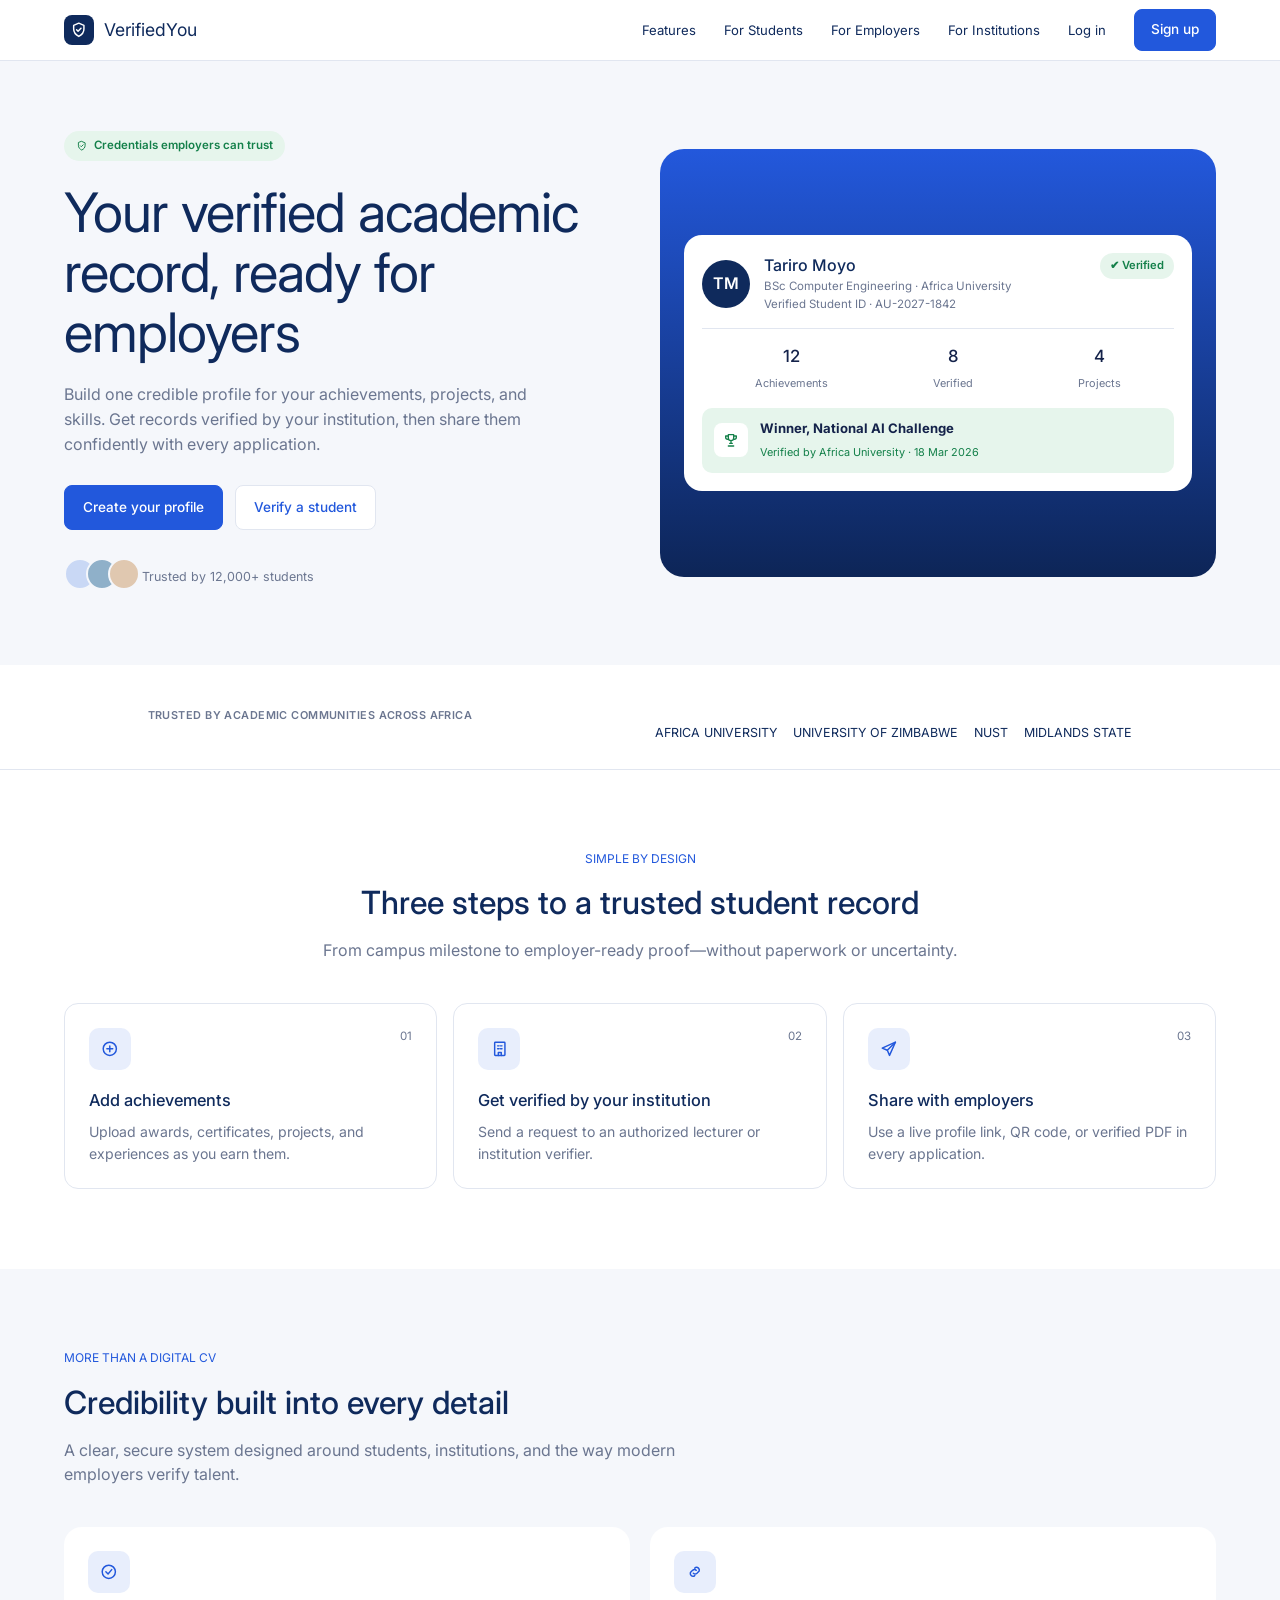
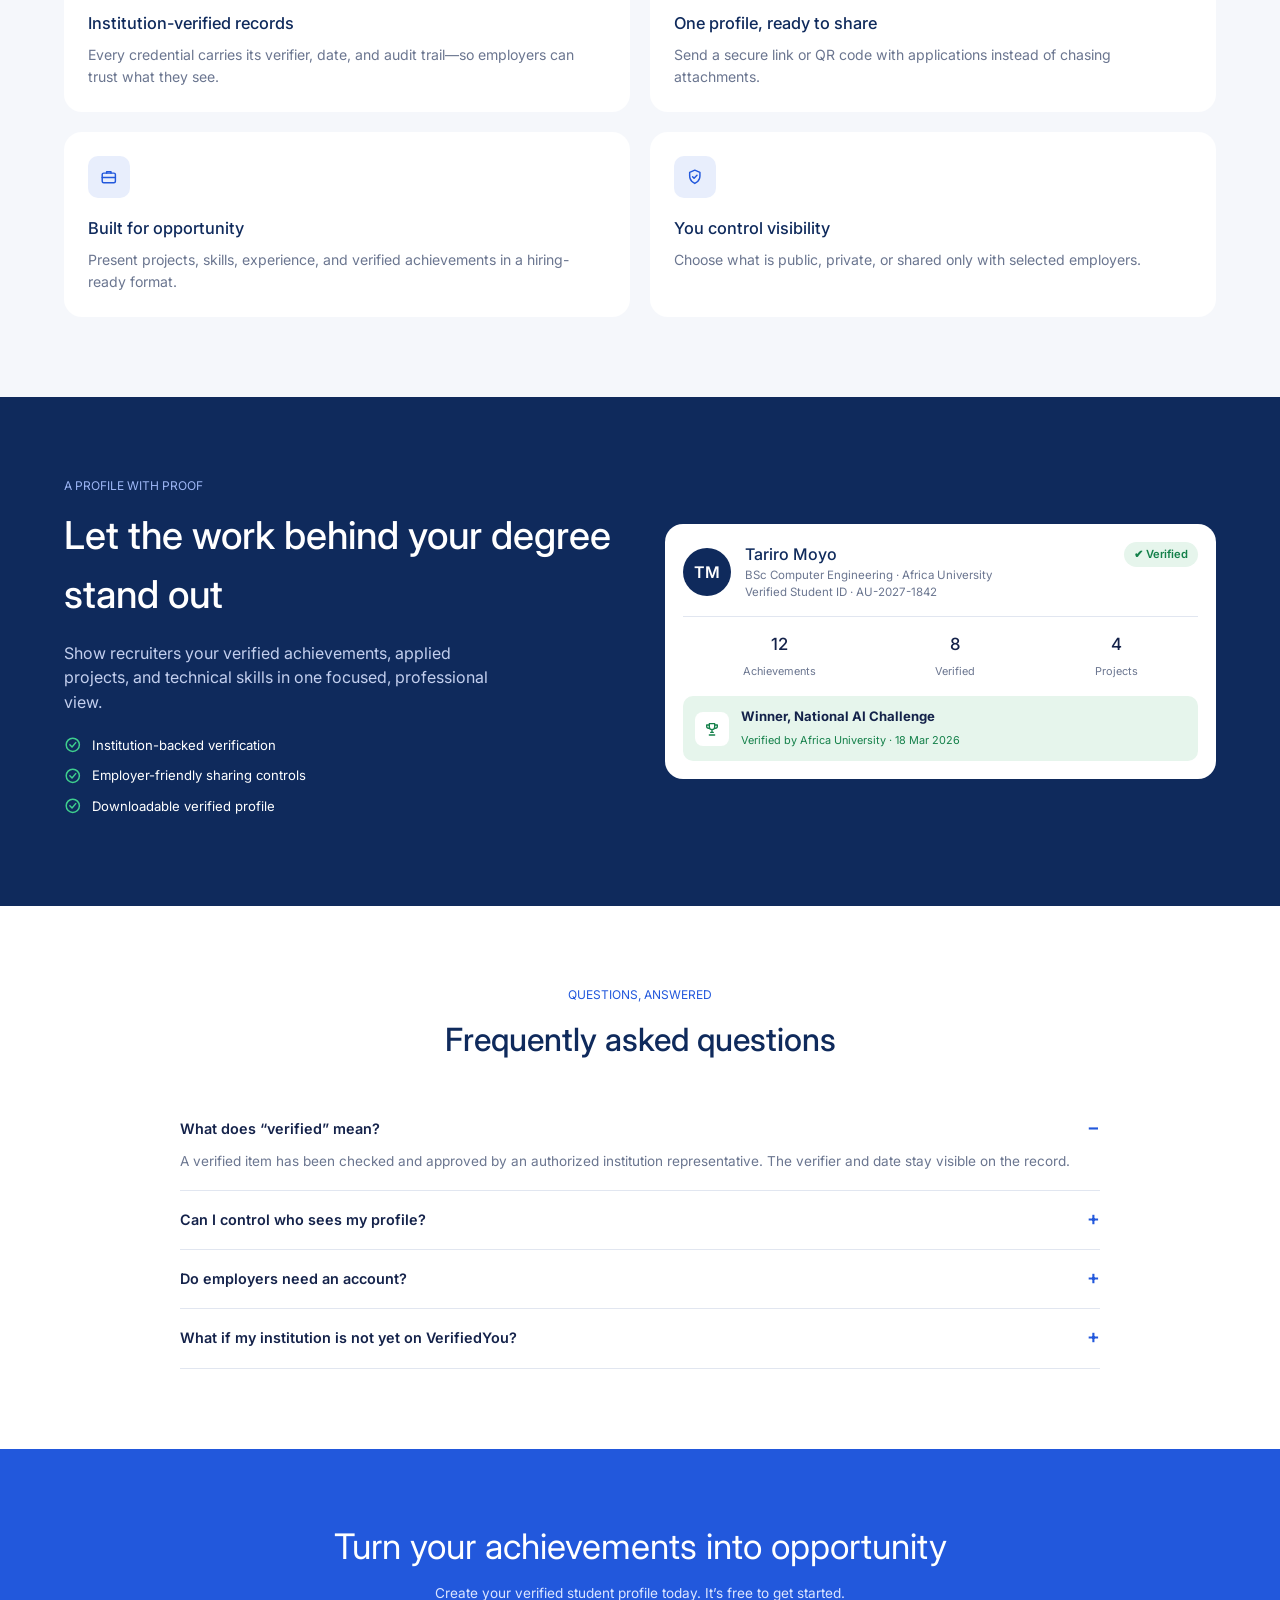
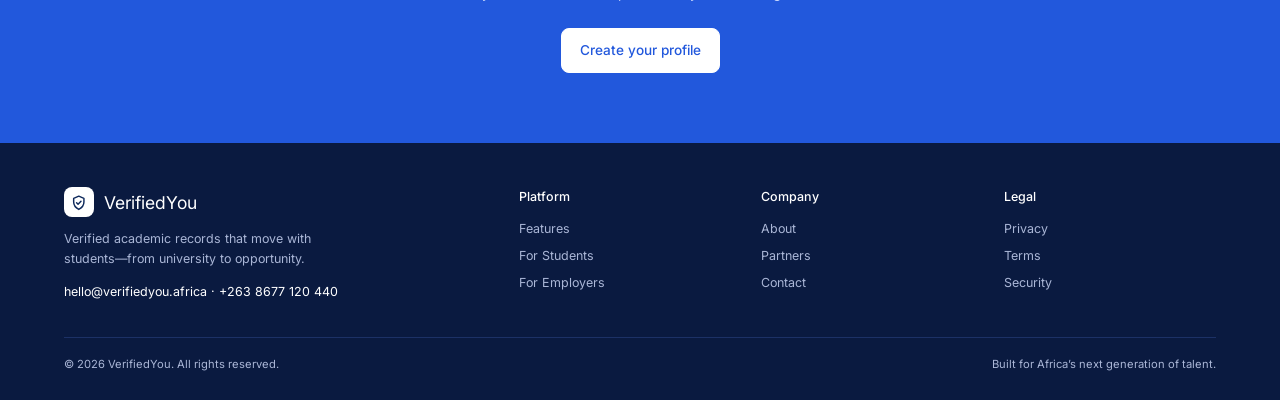
<file: index.html>
<!DOCTYPE html>
<html lang="en">
<head>
<meta charset="UTF-8">
<meta name="viewport" content="width=device-width, initial-scale=1">
<title>VerifiedYou | Your verified academic record</title>
<link rel="preconnect" href="https://fonts.googleapis.com">
<link rel="stylesheet" href="https://fonts.googleapis.com/css2?family=Inter:wght@400;500;600&display=swap">
<style>
:root{--navy:#0f2a5c;--deep:#0a1a40;--blue:#2258dc;--bg:#f5f7fb;--ink:#14224a;--muted:#6b7690;--line:#e1e6f0;--green:#14804a;--mint:#e6f5ec;--tint:#e8eefc}
*{box-sizing:border-box;margin:0;padding:0}
body{font-family:Inter,"Segoe UI",Arial,sans-serif;color:var(--ink);line-height:1.55;background:#fff}
a{color:inherit;text-decoration:none}
a:focus-visible,summary:focus-visible{outline:3px solid var(--blue);outline-offset:2px}
.wrap{max-width:1200px;margin:0 auto;padding:0 24px}
svg{width:1em;height:1em;stroke:currentColor;fill:none;stroke-width:2;stroke-linecap:round;stroke-linejoin:round}
.eyebrow{font-size:.75rem;color:var(--blue);margin-bottom:10px}
h2{font-size:clamp(1.6rem,3vw,2rem);font-weight:500;color:var(--navy);margin-bottom:10px}
.sub{color:var(--muted);max-width:640px}
.center{text-align:center}.center .sub{margin:0 auto}

/* nav */
header{position:sticky;top:0;z-index:10;background:#fff;border-bottom:1px solid var(--line)}
nav{display:flex;align-items:center;justify-content:space-between;height:60px}
.logo{display:flex;align-items:center;gap:10px;font-size:1.1rem;color:var(--navy)}
.logo i{width:30px;height:30px;border-radius:8px;background:var(--navy);color:#fff;display:grid;place-items:center;font-style:normal}
.links{display:flex;align-items:center;gap:28px;font-size:.82rem;color:var(--navy)}
.btn{display:inline-block;padding:11px 18px;border-radius:8px;font-size:.85rem;font-weight:500;border:1px solid var(--blue);cursor:pointer}
.btn-p{background:var(--blue);color:#fff}.btn-p:hover{background:var(--navy);border-color:var(--navy)}
.btn-o{background:#fff;color:var(--blue);border-color:var(--line)}.btn-o:hover{border-color:var(--blue)}
.links .btn{padding:9px 16px}

/* hero */
.hero{background:var(--bg);padding:70px 0}
.hero .wrap{display:grid;grid-template-columns:1fr 1fr;gap:40px;align-items:center}
.pill{display:inline-flex;align-items:center;gap:6px;background:var(--mint);color:var(--green);font-size:.72rem;font-weight:600;padding:6px 12px;border-radius:999px}
h1{font-size:clamp(2.2rem,5vw,3.4rem);font-weight:400;line-height:1.1;color:var(--navy);margin:22px 0 20px;letter-spacing:-.02em}
.hero p{color:var(--muted);max-width:470px;margin-bottom:28px}
.btns{display:flex;gap:12px;flex-wrap:wrap}
.proof{display:flex;align-items:center;gap:12px;margin-top:28px;font-size:.78rem;color:var(--muted)}
.faces span{display:inline-block;width:32px;height:32px;border-radius:50%;border:2px solid var(--bg);margin-right:-10px}
.panel{background:linear-gradient(180deg,#2358dc,#0d2557);border-radius:24px;padding:86px 24px;display:flex;align-items:center}

/* profile card */
.pcard{background:#fff;border-radius:18px;padding:18px;width:100%;color:var(--ink)}
.ph{display:flex;gap:14px;align-items:center;padding-bottom:14px;border-bottom:1px solid var(--line)}
.av{width:48px;height:48px;border-radius:50%;background:var(--navy);color:#fff;display:grid;place-items:center;font-weight:600;flex:none}
.ph h3{font-size:1rem;font-weight:500;color:var(--navy)}
.ph small{display:block;color:var(--muted);font-size:.72rem}
.ph .v{margin-left:auto;align-self:flex-start;background:var(--mint);color:var(--green);font-size:.7rem;font-weight:600;padding:4px 10px;border-radius:999px;white-space:nowrap}
.stats{display:flex;justify-content:space-around;text-align:center;padding:14px 0}
.stats b{display:block;font-size:1.05rem;font-weight:500}
.stats small{font-size:.68rem;color:var(--muted)}
.win{display:flex;align-items:center;gap:12px;background:var(--mint);border-radius:10px;padding:10px 12px}
.win i{width:34px;height:34px;border-radius:8px;background:#fff;color:var(--green);display:grid;place-items:center;font-style:normal}
.win b{display:block;font-size:.82rem}.win small{font-size:.68rem;color:var(--green)}

/* trust */
.trust{border-bottom:1px solid var(--line);padding:26px 0;text-align:center}
.trust small{font-size:.68rem;letter-spacing:.04em;color:var(--muted);font-weight:600}
.trust div{display:flex;justify-content:space-around;gap:16px;flex-wrap:wrap;margin-top:16px;font-size:.78rem;color:var(--navy)}

/* sections */
section{padding:80px 0}
.grid3{display:grid;grid-template-columns:repeat(3,1fr);gap:16px;margin-top:40px;text-align:left}
.grid2{display:grid;grid-template-columns:repeat(2,1fr);gap:20px;margin-top:40px}
.card{background:#fff;border:1px solid var(--line);border-radius:14px;padding:24px}
.step{position:relative}
.step .num{position:absolute;top:24px;right:24px;font-size:.72rem;color:var(--muted)}
.ic{width:42px;height:42px;border-radius:10px;background:var(--tint);color:var(--blue);display:grid;place-items:center;font-size:1.1rem;margin-bottom:18px}
.card h3{font-weight:500;font-size:1.02rem;color:var(--navy);margin-bottom:8px}
.card p{font-size:.88rem;color:var(--muted)}
.feat{background:var(--bg)}.feat .card{border:0;border-radius:18px;padding:24px}

/* dark */
.dark{background:var(--navy);color:#fff}
.dark .wrap{display:grid;grid-template-columns:1fr 1fr;gap:50px;align-items:center}
.dark .eyebrow{color:#9db6f5}
.dark h2{color:#fff;font-size:clamp(1.8rem,3.5vw,2.4rem);margin-bottom:16px}
.dark p{color:#c3cfee;margin-bottom:20px;max-width:440px}
.dark ul{list-style:none;font-size:.82rem}
.dark li{display:flex;align-items:center;gap:10px;margin-bottom:10px}
.dark li svg{color:#3ecf8e;font-size:1.1rem}

/* faq */
.faq{max-width:920px;margin:36px auto 0;text-align:left}
details{border-bottom:1px solid var(--line);padding:18px 0}
summary{list-style:none;cursor:pointer;display:flex;justify-content:space-between;font-weight:600;font-size:.9rem}
summary::-webkit-details-marker{display:none}
summary::after{content:"+";color:var(--blue);font-size:1.2rem;line-height:1}
details[open] summary::after{content:"\2212"}
details p{margin-top:10px;font-size:.85rem;color:var(--muted)}

/* cta + footer */
.cta{background:var(--blue);color:#fff;text-align:center;padding:70px 0}
.cta h2{color:#fff;font-weight:400;font-size:clamp(1.7rem,3.5vw,2.2rem)}
.cta p{font-size:.85rem;margin:10px 0 24px;color:#dbe5ff}
.cta .btn{background:#fff;color:var(--blue);border-color:#fff}
footer{background:var(--deep);color:#aab6d6;padding:44px 0 26px;font-size:.78rem}
.fg{display:grid;grid-template-columns:2fr 1fr 1fr 1fr;gap:30px}
footer .logo{color:#fff;margin-bottom:12px}footer .logo i{background:#fff;color:var(--navy)}
footer h4{color:#fff;font-weight:500;margin-bottom:12px}
footer li{list-style:none;margin-bottom:8px}footer a:hover{color:#fff}
.copy{display:flex;justify-content:space-between;gap:12px;flex-wrap:wrap;border-top:1px solid #1c3166;margin-top:36px;padding-top:18px;font-size:.7rem}

@media(max-width:860px){
  .links a:not(.btn):not(.login){display:none}
  .hero .wrap,.dark .wrap,.grid3,.grid2,.fg{grid-template-columns:1fr}
  .panel{padding:40px 16px}
  section{padding:56px 0}
}

</style>
</head>
<body>
<svg width="0" height="0" style="position:absolute" aria-hidden="true">
  <symbol id="shield" viewBox="0 0 24 24"><path d="M12 3l7 3v5c0 5-3 8-7 10-4-2-7-5-7-10V6z"/><path d="M9 12l2 2 4-4"/></symbol>
  <symbol id="check" viewBox="0 0 24 24"><circle cx="12" cy="12" r="9"/><path d="M8 12l3 3 5-6"/></symbol>
  <symbol id="plus" viewBox="0 0 24 24"><circle cx="12" cy="12" r="9"/><path d="M12 8v8M8 12h8"/></symbol>
  <symbol id="bank" viewBox="0 0 24 24"><rect x="5" y="3" width="14" height="18" rx="1"/><path d="M9 8h2M13 8h2M9 12h2M13 12h2M10 21v-4h4v4"/></symbol>
  <symbol id="send" viewBox="0 0 24 24"><path d="M21 3L3 11l7 3 3 7z"/><path d="M10 14l11-11"/></symbol>
  <symbol id="link" viewBox="0 0 24 24"><path d="M10 14a4 4 0 005 0l3-3a4 4 0 00-5-5l-1 1"/><path d="M14 10a4 4 0 00-5 0l-3 3a4 4 0 005 5l1-1"/></symbol>
  <symbol id="brief" viewBox="0 0 24 24"><rect x="3" y="7" width="18" height="13" rx="2"/><path d="M9 7V5h6v2M3 13h18"/></symbol>
  <symbol id="trophy" viewBox="0 0 24 24"><path d="M8 4h8v5a4 4 0 01-8 0zM8 6H4v2a3 3 0 003 3M16 6h4v2a3 3 0 01-3 3M12 13v4M8 21h8M10 17h4"/></symbol>
</svg>

<header>
  <div class="wrap">
    <nav aria-label="Main">
      <a href="index.html" class="logo"><i><svg><use href="#shield"/></svg></i>VerifiedYou</a>
      <div class="links">
        <a href="#features">Features</a><a href="#students">For Students</a>
        <a href="#employers">For Employers</a><a href="#institutions">For Institutions</a>
        <a href="login.html#login" class="login">Log in</a>
        <a href="login.html" class="btn btn-p">Sign up</a>
      </div>
    </nav>
  </div>
</header>

<main>
<div class="hero">
  <div class="wrap">
    <div>
      <span class="pill"><svg><use href="#shield"/></svg>Credentials employers can trust</span>
      <h1>Your verified academic record, ready for employers</h1>
      <p>Build one credible profile for your achievements, projects, and skills. Get records verified by your institution, then share them confidently with every application.</p>
      <div class="btns">
        <a href="login.html" class="btn btn-p">Create your profile</a>
        <a href="login.html#employer" class="btn btn-o">Verify a student</a>
      </div>
      <div class="proof">
        <span class="faces"><span style="background:#c9d8f5"></span><span style="background:#8fb0c9"></span><span style="background:#e0c8b0"></span></span>
        Trusted by 12,000+ students
      </div>
    </div>
    <div class="panel">
      <div class="pcard">
        <div class="ph"><div class="av">TM</div>
          <div><h3>Tariro Moyo</h3><small>BSc Computer Engineering · Africa University</small><small>Verified Student ID · AU-2027-1842</small></div>
          <span class="v">✔ Verified</span></div>
        <div class="stats"><div><b>12</b><small>Achievements</small></div><div><b>8</b><small>Verified</small></div><div><b>4</b><small>Projects</small></div></div>
        <div class="win"><i><svg><use href="#trophy"/></svg></i><div><b>Winner, National AI Challenge</b><small>Verified by Africa University · 18 Mar 2026</small></div></div>
      </div>
    </div>
  </div>
</div>

<div class="trust"><div class="wrap">
  <small>TRUSTED BY ACADEMIC COMMUNITIES ACROSS AFRICA</small>
  <div><span>AFRICA UNIVERSITY</span><span>UNIVERSITY OF ZIMBABWE</span><span>NUST</span><span>MIDLANDS STATE</span></div>
</div></div>

<section id="students"><div class="wrap center">
  <div class="eyebrow">SIMPLE BY DESIGN</div>
  <h2>Three steps to a trusted student record</h2>
  <p class="sub">From campus milestone to employer-ready proof—without paperwork or uncertainty.</p>
  <div class="grid3">
    <div class="card step"><span class="num">01</span><div class="ic"><svg><use href="#plus"/></svg></div><h3>Add achievements</h3><p>Upload awards, certificates, projects, and experiences as you earn them.</p></div>
    <div class="card step"><span class="num">02</span><div class="ic"><svg><use href="#bank"/></svg></div><h3>Get verified by your institution</h3><p>Send a request to an authorized lecturer or institution verifier.</p></div>
    <div class="card step"><span class="num">03</span><div class="ic"><svg><use href="#send"/></svg></div><h3>Share with employers</h3><p>Use a live profile link, QR code, or verified PDF in every application.</p></div>
  </div>
</div></section>

<section id="features" class="feat"><div class="wrap">
  <div class="eyebrow">MORE THAN A DIGITAL CV</div>
  <h2>Credibility built into every detail</h2>
  <p class="sub">A clear, secure system designed around students, institutions, and the way modern employers verify talent.</p>
  <div class="grid2">
    <div class="card"><div class="ic"><svg><use href="#check"/></svg></div><h3>Institution-verified records</h3><p>Every credential carries its verifier, date, and audit trail—so employers can trust what they see.</p></div>
    <div class="card"><div class="ic"><svg><use href="#link"/></svg></div><h3>One profile, ready to share</h3><p>Send a secure link or QR code with applications instead of chasing attachments.</p></div>
    <div class="card"><div class="ic"><svg><use href="#brief"/></svg></div><h3>Built for opportunity</h3><p>Present projects, skills, experience, and verified achievements in a hiring-ready format.</p></div>
    <div class="card"><div class="ic"><svg><use href="#shield"/></svg></div><h3>You control visibility</h3><p>Choose what is public, private, or shared only with selected employers.</p></div>
  </div>
</div></section>

<section id="employers" class="dark"><div class="wrap">
  <div>
    <div class="eyebrow">A PROFILE WITH PROOF</div>
    <h2>Let the work behind your degree stand out</h2>
    <p>Show recruiters your verified achievements, applied projects, and technical skills in one focused, professional view.</p>
    <ul>
      <li><svg><use href="#check"/></svg>Institution-backed verification</li>
      <li><svg><use href="#check"/></svg>Employer-friendly sharing controls</li>
      <li><svg><use href="#check"/></svg>Downloadable verified profile</li>
    </ul>
  </div>
  <div class="pcard">
    <div class="ph"><div class="av">TM</div>
      <div><h3>Tariro Moyo</h3><small>BSc Computer Engineering · Africa University</small><small>Verified Student ID · AU-2027-1842</small></div>
      <span class="v">✔ Verified</span></div>
    <div class="stats"><div><b>12</b><small>Achievements</small></div><div><b>8</b><small>Verified</small></div><div><b>4</b><small>Projects</small></div></div>
    <div class="win"><i><svg><use href="#trophy"/></svg></i><div><b>Winner, National AI Challenge</b><small>Verified by Africa University · 18 Mar 2026</small></div></div>
  </div>
</div></section>

<section id="institutions"><div class="wrap center">
  <div class="eyebrow">QUESTIONS, ANSWERED</div>
  <h2>Frequently asked questions</h2>
  <div class="faq">
    <details open><summary>What does “verified” mean?</summary><p>A verified item has been checked and approved by an authorized institution representative. The verifier and date stay visible on the record.</p></details>
    <details><summary>Can I control who sees my profile?</summary><p>Yes. Choose what is public, private, or shared only with selected employers.</p></details>
    <details><summary>Do employers need an account?</summary><p>No. Employers can open a shared profile link or scan a QR code to view verified records.</p></details>
    <details><summary>What if my institution is not yet on VerifiedYou?</summary><p>Contact us and we will invite your institution to join so your records can be verified.</p></details>
  </div>
</div></section>

<div class="cta"><div class="wrap">
  <h2>Turn your achievements into opportunity</h2>
  <p>Create your verified student profile today. It’s free to get started.</p>
  <a href="login.html" class="btn">Create your profile</a>
</div></div>
</main>

<footer><div class="wrap">
  <div class="fg">
    <div><a href="index.html" class="logo"><i><svg><use href="#shield"/></svg></i>VerifiedYou</a>
      <p>Verified academic records that move with<br>students—from university to opportunity.</p>
      <p style="margin-top:14px;color:#fff">hello@verifiedyou.africa · +263 8677 120 440</p></div>
    <div><h4>Platform</h4><ul><li><a href="#features">Features</a></li><li><a href="#students">For Students</a></li><li><a href="#employers">For Employers</a></li></ul></div>
    <div><h4>Company</h4><ul><li><a href="#">About</a></li><li><a href="#">Partners</a></li><li><a href="#">Contact</a></li></ul></div>
    <div><h4>Legal</h4><ul><li><a href="#">Privacy</a></li><li><a href="#">Terms</a></li><li><a href="#">Security</a></li></ul></div>
  </div>
  <div class="copy"><span>© 2026 VerifiedYou. All rights reserved.</span><span>Built for Africa’s next generation of talent.</span></div>
</div></footer>
</body>
</html>
</file>
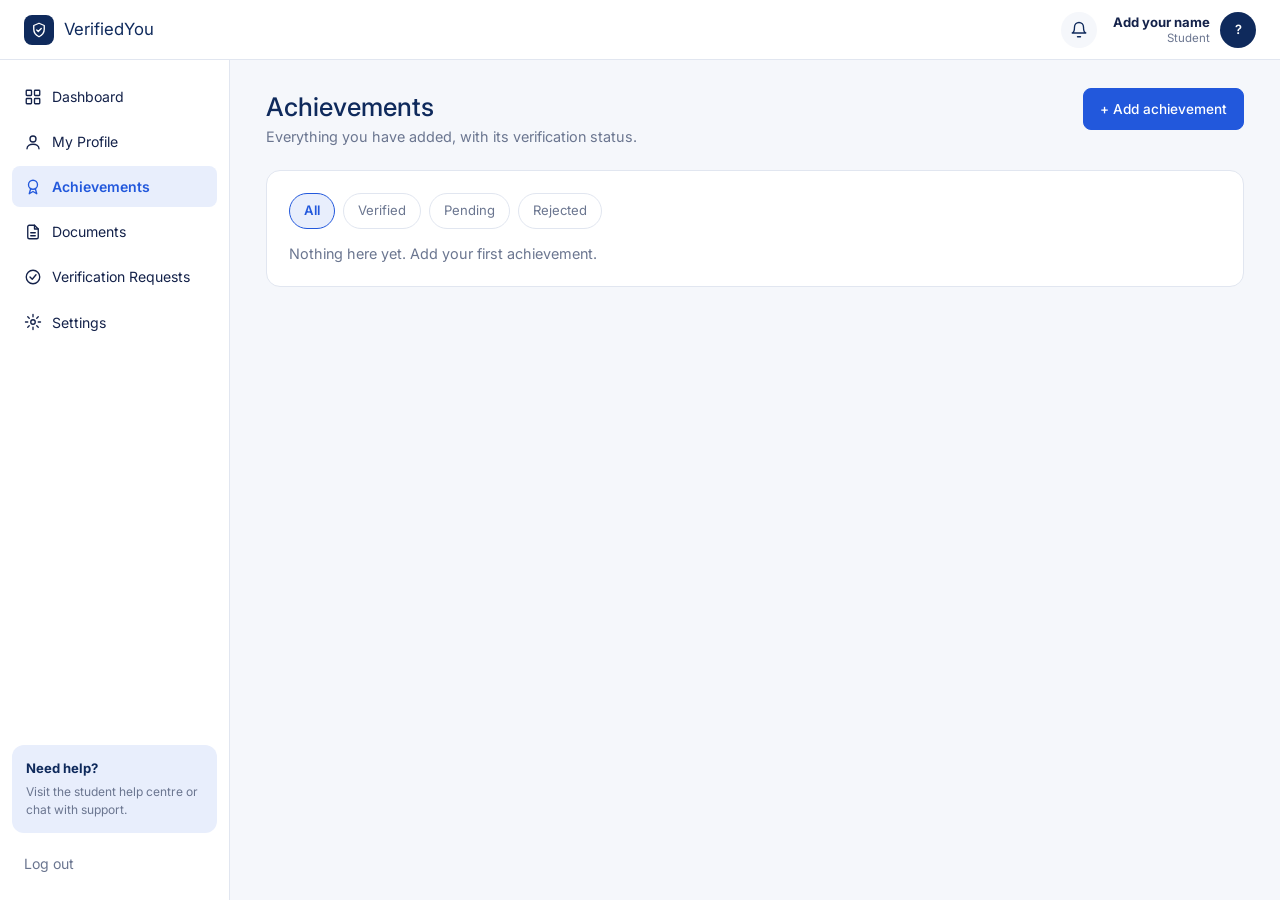
<file: achievements.html>
<!DOCTYPE html><html lang="en"><head><meta charset="UTF-8"><meta name="viewport" content="width=device-width, initial-scale=1">
<title>Achievements | VerifiedYou</title>
<link rel="stylesheet" href="https://fonts.googleapis.com/css2?family=Inter:wght@400;500;600&display=swap">
<link rel="stylesheet" href="app.css"></head><body>
<div class="app"><nav id="side" aria-label="Main"></nav>
<main class="main">
  <div class="top"><div><h1>Achievements</h1><p class="sub">Everything you have added, with its verification status.</p></div><a class="btn" href="add-achievement.html">+ Add achievement</a></div>
  <div class="card"><div class="tabs" id="tabs"><button class="on" data-f="all">All</button><button data-f="verified">Verified</button><button data-f="pending">Pending</button><button data-f="rejected">Rejected</button></div><div id="list"></div></div>
</main></div>
<script src="app.js"></script>
<script>
shell('achievements.html');
const a=all();let f='all';
function draw(){document.getElementById('list').innerHTML=listHTML(a.filter(x=>f==='all'||x.s===f),'Nothing here yet. Add your first achievement.')}
document.getElementById('tabs').onclick=e=>{const b=e.target.closest('button');if(!b)return;f=b.dataset.f;document.querySelectorAll('#tabs button').forEach(x=>x.classList.toggle('on',x===b));draw()};
draw();
</script></body></html>
</file>
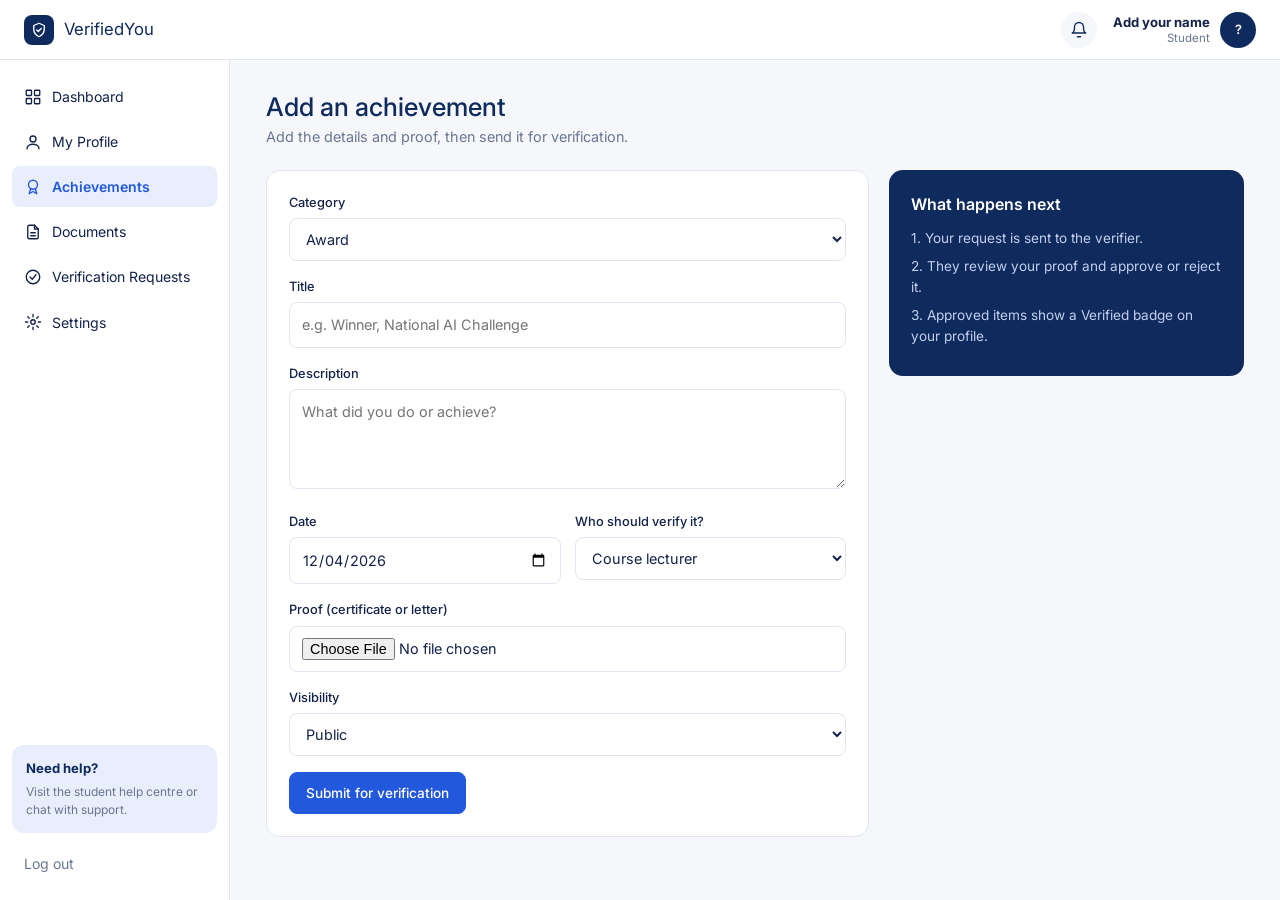
<file: add-achievement.html>
<!DOCTYPE html><html lang="en"><head><meta charset="UTF-8"><meta name="viewport" content="width=device-width, initial-scale=1">
<title>Add achievement | VerifiedYou</title>
<link rel="stylesheet" href="https://fonts.googleapis.com/css2?family=Inter:wght@400;500;600&display=swap">
<link rel="stylesheet" href="app.css"></head><body>
<div class="app"><nav id="side" aria-label="Main"></nav>
<main class="main">
  <div class="top"><div><h1>Add an achievement</h1><p class="sub">Add the details and proof, then send it for verification.</p></div>
  </div>
  <div class="two">
  <form class="card" id="form" novalidate>
    <div class="err" id="err" role="alert"></div>
    <div class="f"><label for="cat">Category</label><select id="cat"><option>Award</option><option>Certificate</option><option>Competition</option><option>Project</option><option>Leadership</option><option>Volunteering</option><option>Experience</option></select></div>
    <div class="f"><label for="title">Title</label><input id="title" placeholder="e.g. Winner, National AI Challenge"></div>
    <div class="f"><label for="desc">Description</label><textarea id="desc" placeholder="What did you do or achieve?"></textarea></div>
    <div class="cols">
      <div class="f"><label for="date">Date</label><input type="date" id="date"></div>
      <div class="f"><label for="ver">Who should verify it?</label><select id="ver"><option>Course lecturer</option><option>Head of department</option><option>Registrar</option><option>Institution</option></select></div></div>
    <div class="f"><label for="file">Proof (certificate or letter)</label><input type="file" id="file" accept=".pdf,.png,.jpg,.jpeg"></div>
    <div class="f"><label for="vis">Visibility</label><select id="vis"><option>Public</option><option>Shared by link only</option><option>Private</option></select></div>
    <button class="btn" type="submit">Submit for verification</button>
  </form>
  <div class="card dark"><h2>What happens next</h2><ul><li>1. Your request is sent to the verifier.</li><li>2. They review your proof and approve or reject it.</li><li>3. Approved items show a Verified badge on your profile.</li></ul></div>
  </div>
</main></div>
<script src="app.js"></script>
<script>
shell('achievements.html');
document.getElementById('date').valueAsDate=new Date();
document.getElementById('form').onsubmit=function(e){
  e.preventDefault();
  const t=document.getElementById('title').value.trim(),err=document.getElementById('err');
  if(!t){err.textContent='Enter a title for your achievement.';err.style.display='block';return}
  const a=all();
  a.unshift({t:t,c:document.getElementById('cat').value,d:document.getElementById('date').value,s:'pending',by:'',n:document.getElementById('desc').value.trim(),at:Date.now(),f:(document.getElementById('file').files[0]||{}).name||''});
  save(a);location.href='dashboard.html?added=1';
};
</script></body></html>
</file>
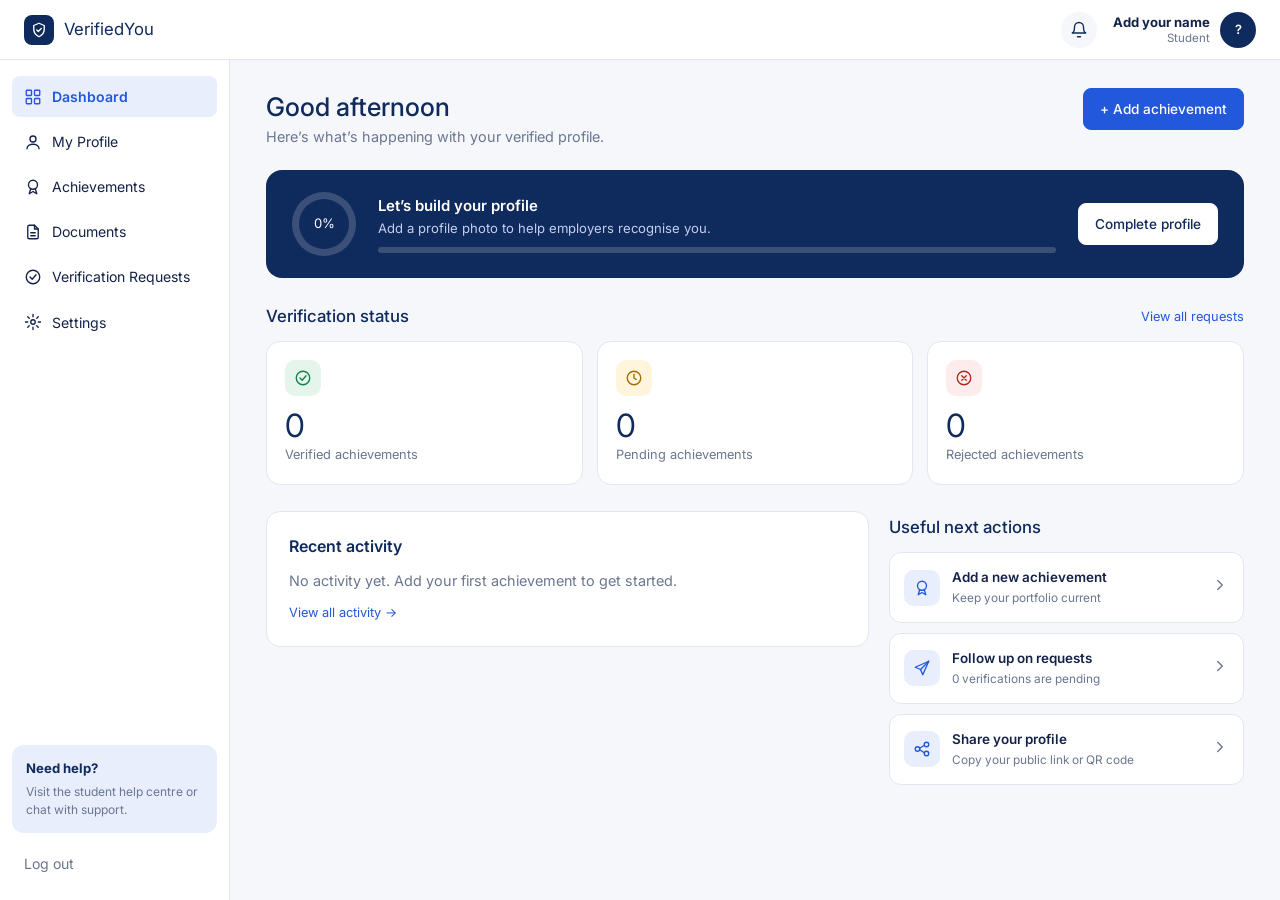
<file: dashboard.html>
<!DOCTYPE html><html lang="en"><head><meta charset="UTF-8"><meta name="viewport" content="width=device-width, initial-scale=1">
<title>Dashboard | VerifiedYou</title>
<link rel="stylesheet" href="https://fonts.googleapis.com/css2?family=Inter:wght@400;500;600&display=swap">
<link rel="stylesheet" href="app.css"></head><body>
<div class="app"><nav id="side" aria-label="Main"></nav>
<main class="main">
  <div class="top"><div><h1 id="hello">Good morning</h1><p class="sub">Here’s what’s happening with your verified profile.</p></div>
    <a class="btn" href="add-achievement.html">+ Add achievement</a></div>
  <div class="note" id="added" style="display:none">Achievement submitted. It shows as Pending until your institution reviews it.</div>
  <div class="banner"><div class="ring" id="ring"><span id="pct"></span></div>
    <div class="bt"><b id="bt"></b><p id="tip"></p><div class="bar"><div id="fill"></div></div></div>
    <a class="btn w" href="profile.html">Complete profile</a></div>
  <div class="sec"><h2>Verification status</h2><a href="requests.html">View all requests</a></div>
  <div class="grid3">
    <div class="sc"><div class="ic g" id="i1"></div><b id="nv">0</b><span>Verified achievements</span></div>
    <div class="sc"><div class="ic y" id="i2"></div><b id="np">0</b><span>Pending achievements</span></div>
    <div class="sc"><div class="ic r" id="i3"></div><b id="nr">0</b><span>Rejected achievements</span></div></div>
  <div class="two">
    <div class="card"><h2>Recent activity</h2><div id="list"></div><a href="achievements.html" style="color:var(--blue);font-size:.8rem">View all activity →</a></div>
    <div class="act"><div class="sec"><h2>Useful next actions</h2></div>
      <a href="add-achievement.html"><span class="ic" id="a1"></span><span><b>Add a new achievement</b><small>Keep your portfolio current</small></span><span class="go" id="g1"></span></a>
      <a href="requests.html"><span class="ic" id="a2"></span><span><b>Follow up on requests</b><small id="fu"></small></span><span class="go" id="g2"></span></a>
      <a href="profile.html"><span class="ic" id="a3"></span><span><b>Share your profile</b><small>Copy your public link or QR code</small></span><span class="go" id="g3"></span></a></div>
  </div>
</main></div>
<script src="app.js"></script>
<script>
shell('dashboard.html');
const a=all(),c=s=>a.filter(x=>x.s===s).length,h=new Date().getHours(),u=user();
document.getElementById('hello').textContent=(h<12?'Good morning':h<18?'Good afternoon':'Good evening')+(u.name?', '+u.name.split(' ')[0]:'');
['nv','np','nr'].forEach((id,i)=>document.getElementById(id).textContent=c(['verified','pending','rejected'][i]));
[['i1','check'],['i2','clock'],['i3','x'],['a1','award'],['a2','send'],['a3','share'],['g1','chev'],['g2','chev'],['g3','chev']].forEach(p=>document.getElementById(p[0]).innerHTML=ico(p[1]));
const s=strength();
document.getElementById('pct').textContent=s.pct+'%';
document.getElementById('ring').style.setProperty('--p',s.pct);
document.getElementById('fill').style.width=s.pct+'%';
document.getElementById('bt').textContent=s.pct>=70?'Your profile is looking strong':'Let’s build your profile';
document.getElementById('tip').textContent=s.tip;
document.getElementById('fu').textContent=c('pending')+' verification'+(c('pending')===1?' is':'s are')+' pending';
const icon={verified:['check','Verified'],pending:['send','Verification request sent'],rejected:['x','Verification rejected']};
document.getElementById('list').innerHTML=a.slice(0,5).map(x=>'<div class="ev"><span class="ic">'+ico(icon[x.s][0])+'</span><div><b>'+esc(x.t)+'</b><small>'+icon[x.s][1]+' · '+(x.at?ago(x.at):fmt(x.d))+'</small></div></div>').join('')||'<p class="sub" style="margin-bottom:10px">No activity yet. Add your first achievement to get started.</p>';
if(location.search.includes('added=1'))document.getElementById('added').style.display='block';
</script></body></html>
</file>
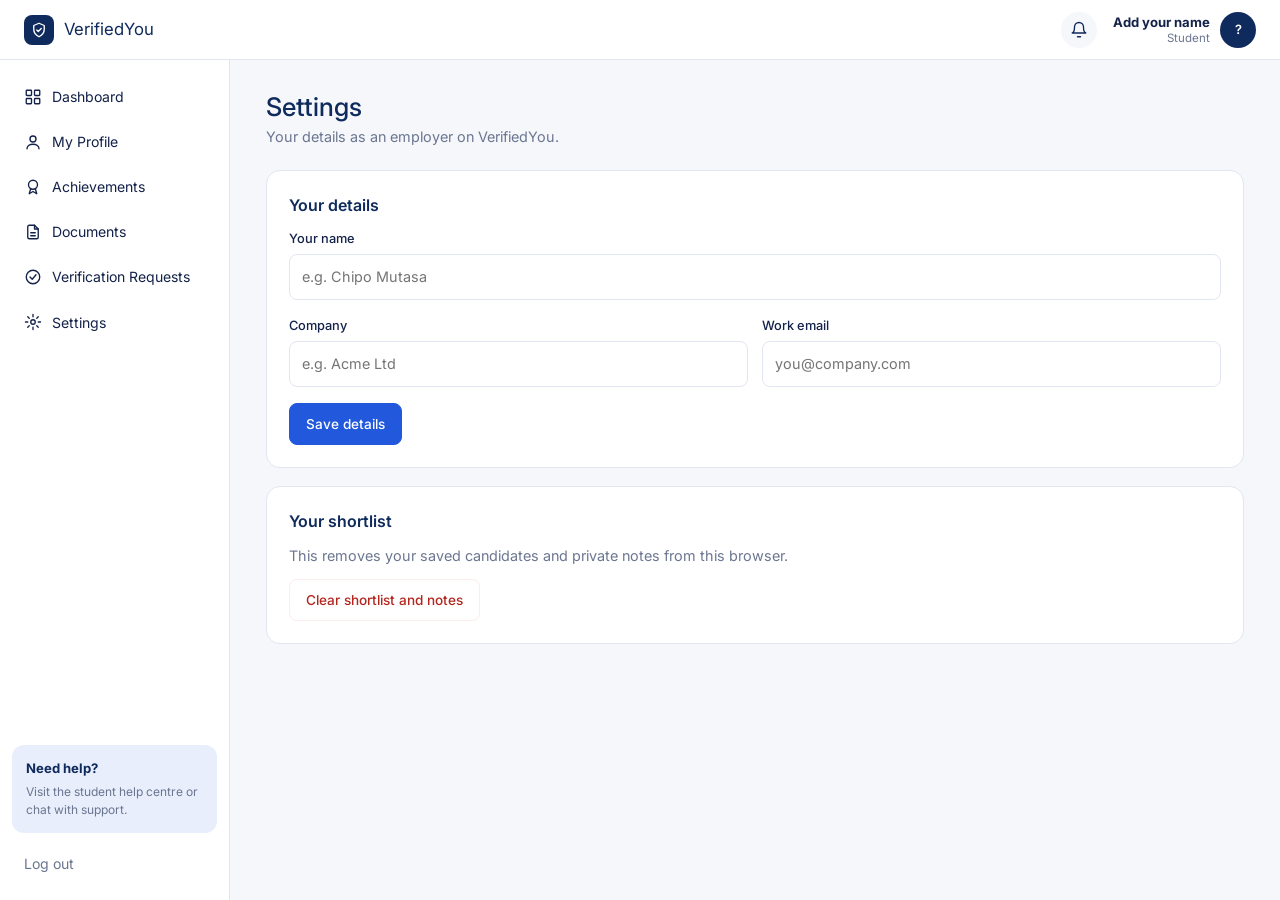
<file: employer-settings.html>
<!DOCTYPE html><html lang="en"><head><meta charset="UTF-8"><meta name="viewport" content="width=device-width, initial-scale=1">
<title>Settings | VerifiedYou</title>
<link rel="stylesheet" href="https://fonts.googleapis.com/css2?family=Inter:wght@400;500;600&display=swap">
<link rel="stylesheet" href="app.css"></head><body>
<div class="app"><nav id="side" aria-label="Main"></nav>
<main class="main">
  <div class="top"><div><h1>Settings</h1><p class="sub">Your details as an employer on VerifiedYou.</p></div></div>
  <form class="card" id="sf"><h2>Your details</h2>
    <div class="f"><label for="nm">Your name</label><input id="nm" placeholder="e.g. Chipo Mutasa"></div>
    <div class="cols">
      <div class="f"><label for="co">Company</label><input id="co" placeholder="e.g. Acme Ltd"></div>
      <div class="f"><label for="em">Work email</label><input type="email" id="em" placeholder="you@company.com"></div></div>
    <button class="btn" type="submit">Save details</button> <span id="ok" class="sub"></span></form>
  <div class="card"><h2>Your shortlist</h2><p class="sub" style="margin-bottom:12px">This removes your saved candidates and private notes from this browser.</p><button class="btn d" id="clr">Clear shortlist and notes</button></div>
</main></div>
<script src="app.js"></script>
<script>
shell('employer-settings.html');
const $=i=>document.getElementById(i),s=staff();
$('nm').value=s.name||'';$('co').value=s.inst||'';$('em').value=s.email||'';
$('sf').onsubmit=e=>{e.preventDefault();
  try{localStorage.setItem('vy_staff',JSON.stringify(Object.assign(staff(),{name:$('nm').value.trim(),inst:$('co').value.trim(),email:$('em').value.trim()})));$('ok').textContent='Saved.'}
  catch(err){$('ok').textContent='Could not save. Your browser storage may be full or blocked.'}
  shell('employer-settings.html')};
$('clr').onclick=()=>{if(confirm('Clear your shortlist and private notes from this browser?')){try{localStorage.removeItem('vy_emp')}catch(e){}location.href='employer.html'}};
</script></body></html>
</file>
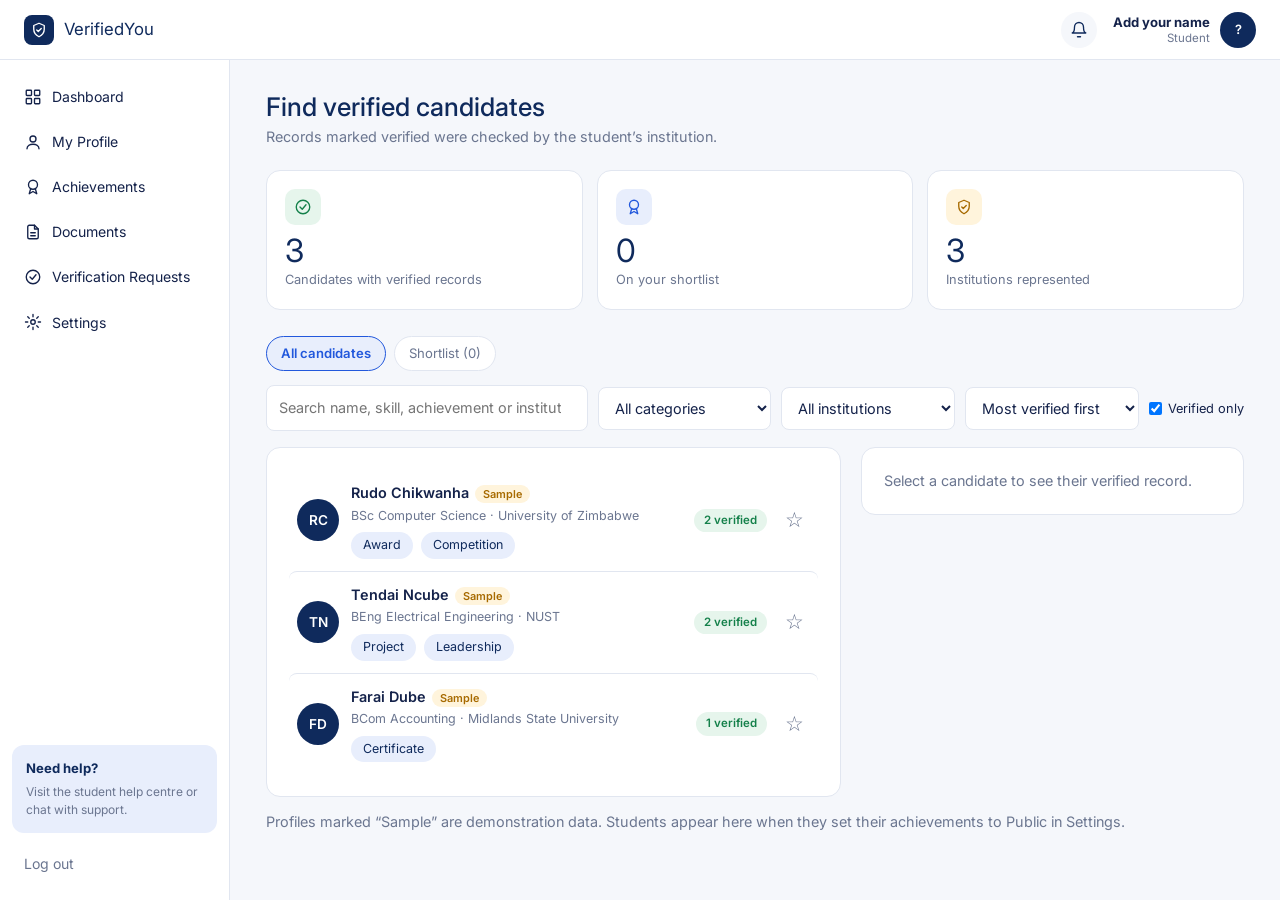
<file: employer.html>
<!DOCTYPE html><html lang="en"><head><meta charset="UTF-8"><meta name="viewport" content="width=device-width, initial-scale=1">
<title>Employer dashboard | VerifiedYou</title>
<link rel="stylesheet" href="https://fonts.googleapis.com/css2?family=Inter:wght@400;500;600&display=swap">
<link rel="stylesheet" href="app.css">
<style>
.lay{display:grid;grid-template-columns:1.5fr 1fr;gap:20px;align-items:start}
.lay .card{margin-bottom:0}
.crow{display:flex;gap:12px;align-items:center;padding:12px 8px;border-top:1px solid var(--line);cursor:pointer;border-radius:8px}
.crow:first-child{border-top:0}.crow:hover,.crow.sel{background:var(--bg)}
.crow .mid{flex:1;min-width:0}.crow b{display:block;font-size:.9rem;font-weight:600}.crow small{color:var(--muted);font-size:.78rem}
.crow .av{width:42px;height:42px;font-size:.85rem}
.star{border:0;background:none;font-size:1.3rem;cursor:pointer;color:var(--muted);padding:4px 6px;line-height:1}.star.on{color:#d99a00}
#detail{position:sticky;top:76px}
.stats .sc b{margin-top:8px}
@media(max-width:860px){.lay{grid-template-columns:1fr}#detail{position:static}}
@media print{.top,.stats,.tabs,.fbar,#list,.sub{display:none}.lay{display:block}#detail{position:static;border:0}}
</style></head><body>
<div class="app"><nav id="side" aria-label="Main"></nav>
<main class="main">
  <div class="top"><div><h1>Find verified candidates</h1><p class="sub">Records marked verified were checked by the student’s institution.</p></div></div>
  <div class="grid3 stats">
    <div class="sc"><div class="ic g" id="i1"></div><b id="n1">0</b><span>Candidates with verified records</span></div>
    <div class="sc"><div class="ic" id="i2"></div><b id="n2">0</b><span>On your shortlist</span></div>
    <div class="sc"><div class="ic y" id="i3"></div><b id="n3">0</b><span>Institutions represented</span></div></div>
  <div class="tabs" id="tabs"><button class="on" data-t="all">All candidates</button><button data-t="short">Shortlist (<span id="sc">0</span>)</button></div>
  <div class="fbar">
    <input type="search" id="q" placeholder="Search name, skill, achievement or institution" aria-label="Search">
    <select id="cat" aria-label="Category"><option value="">All categories</option><option>Award</option><option>Certificate</option><option>Competition</option><option>Project</option><option>Leadership</option><option>Volunteering</option><option>Experience</option></select>
    <select id="ins" aria-label="Institution"></select>
    <select id="srt" aria-label="Sort"><option value="v">Most verified first</option><option value="name">Name A to Z</option></select>
    <label><input type="checkbox" id="vo" checked> Verified only</label></div>
  <div class="lay">
    <div class="card" id="list"></div>
    <div class="card" id="detail"><p class="sub">Select a candidate to see their verified record.</p></div></div>
  <p class="sub" style="margin-top:14px">Profiles marked “Sample” are demonstration data. Students appear here when they set their achievements to Public in Settings.</p>
</main></div>
<script src="app.js"></script>
<script>
if(typeof shell!=='function'){document.body.innerHTML='<div style="padding:40px;font-family:sans-serif"><h1>app.js did not load</h1><p>Put the latest app.js in the same folder as employer.html, then refresh with Ctrl+Shift+R.</p></div>';throw new Error('app.js missing')}
shell('employer.html');
const $=i=>document.getElementById(i);
const V=(t,c,by)=>({t,c,s:'verified',by,d:'2026-03-01',n:''});
const samples=[
 {id:'s1',name:'Rudo Chikwanha',program:'BSc Computer Science',inst:'University of Zimbabwe',year:'Year 4',about:'Software student with a focus on web and data projects.',interests:'Web development, Data analysis, Python',ach:[V('Dean’s List, 2025','Award','University of Zimbabwe'),V('Campus Hackathon, 2nd place','Competition','University of Zimbabwe')]},
 {id:'s2',name:'Tendai Ncube',program:'BEng Electrical Engineering',inst:'NUST',year:'Year 3',about:'Interested in renewable energy and power systems.',interests:'Solar, Power systems, Embedded',ach:[V('Solar Microgrid Project','Project','NUST'),V('Peer Mentor, 2025','Leadership','NUST')]},
 {id:'s3',name:'Farai Dube',program:'BCom Accounting',inst:'Midlands State University',year:'Year 3',about:'Accounting student who tutors first-years.',interests:'Audit, Tax, Excel',ach:[V('ACCA Foundation Certificate','Certificate','Midlands State University'),{t:'Finance Club Treasurer',c:'Leadership',s:'pending',d:'2026-05-01',n:''}]}];
// Shortlist and private notes are saved per employer in this browser.
const EK='vy_emp';
function E(){try{return Object.assign({short:[],notes:{}},JSON.parse(localStorage.getItem(EK)))}catch(e){return{short:[],notes:{}}}}
function saveE(o){try{localStorage.setItem(EK,JSON.stringify(o))}catch(e){}}
// The signed-up student is listed too, but only if Settings has Achievements set to Public.
function cands(){const u=user(),c=[];
  if(u.name)c.push({id:'you',name:u.name,program:u.program,inst:u.inst,year:u.year,about:u.about,interests:u.interests,photo:u.photo,email:u.email,real:true,ach:((u.privacy||{}).Achievements||'Public')==='Public'?all():[]});
  return c.concat(samples)}
const vc=c=>c.ach.filter(x=>x.s==='verified').length;
const vis=c=>c.ach.filter(x=>(!$('vo').checked||x.s==='verified')&&(!$('cat').value||x.c===$('cat').value));
const av=c=>'<span class="av" style="'+(c.photo?'background-image:url('+c.photo+')':'')+'">'+(c.photo?'':esc(initials(c.name)))+'</span>';
let tab='all',sel=null;
function rows(){const t=$('q').value.toLowerCase().trim(),e=E();
  const r=cands().filter(c=>{
    if(tab==='short'&&!e.short.includes(c.id))return false;
    if($('vo').checked&&!vc(c))return false;
    if($('cat').value&&!vis(c).length)return false;
    if($('ins').value&&c.inst!==$('ins').value)return false;
    return !t||[c.name,c.program,c.inst,c.interests,c.ach.map(x=>x.t).join(' ')].join(' ').toLowerCase().includes(t)});
  return r.sort($('srt').value==='name'?(a,b)=>a.name.localeCompare(b.name):(a,b)=>vc(b)-vc(a))}
function stats(){const cs=cands(),e=E(),n=e.short.filter(id=>cs.some(c=>c.id===id)).length;
  $('n1').textContent=cs.filter(vc).length;$('n2').textContent=n;$('sc').textContent=n;
  $('n3').textContent=new Set(cs.filter(vc).map(c=>c.inst).filter(Boolean)).size}
function draw(){const r=rows(),e=E();
  $('list').innerHTML=r.map(c=>{const n=vc(c),on=e.short.includes(c.id),
    cats=[...new Set(c.ach.filter(x=>x.s==='verified').map(x=>x.c))].slice(0,3);
    return '<div class="crow'+(c.id===sel?' sel':'')+'" data-id="'+c.id+'" tabindex="0">'+av(c)+
    '<div class="mid"><b>'+esc(c.name)+(c.real?'':'<span class="tag">Sample</span>')+'</b><small>'+esc([c.program,c.inst].filter(Boolean).join(' · '))+'</small>'+
    '<div class="chips" style="margin-top:6px">'+cats.map(x=>'<span class="chip">'+esc(x)+'</span>').join('')+'</div></div>'+
    '<span class="b '+(n?'ok':'wait')+'">'+n+' verified</span>'+
    '<button class="star'+(on?' on':'')+'" data-s="'+c.id+'" aria-pressed="'+on+'" aria-label="Shortlist '+esc(c.name)+'">'+(on?'★':'☆')+'</button></div>'}).join('')||
    '<p class="sub">'+(tab==='short'?'No one shortlisted yet. Select the star on a candidate to save them here.':'No candidates match your filters.')+'</p>'}
function show(id){sel=id;draw();
  const c=cands().find(x=>x.id===id),e=E();if(!c)return;const on=e.short.includes(id);
  $('detail').innerHTML='<div class="head">'+av(c)+'<div><h2>'+esc(c.name)+'</h2><p class="sub">'+esc([c.program,c.inst,c.year].filter(Boolean).join(' · '))+'</p></div></div>'+
   '<h2 style="margin-top:16px">About</h2><p style="font-size:.88rem">'+esc(c.about||'No summary provided.')+'</p>'+
   '<h2 style="margin:16px 0 8px">'+($('vo').checked?'Verified achievements':'Achievements')+'</h2>'+
   (vis(c).map(x=>'<div class="item">'+badge(x)+'<h3>'+esc(x.t)+'</h3><p>'+meta(x)+'</p></div>').join('')||'<p class="sub">None to show with the current filters.</p>')+
   '<div class="f no-print" style="margin-top:12px"><label for="nt">Your private note</label><textarea id="nt" placeholder="Only you can see this">'+esc(e.notes[id]||'')+'</textarea></div>'+
   '<div class="acts no-print"><button class="btn'+(on?' o':'')+'" id="sl">'+(on?'★ Shortlisted':'☆ Shortlist')+'</button>'+
   (c.email?'<a class="btn o" href="mailto:'+esc(c.email)+'">Contact</a>':'')+'<button class="btn o" onclick="window.print()">Print / save PDF</button></div>';
  $('nt').oninput=function(){const s=E();s.notes[id]=this.value;saveE(s)};
  $('sl').onclick=()=>toggle(id)}
function toggle(id){const e=E(),i=e.short.indexOf(id);i<0?e.short.push(id):e.short.splice(i,1);saveE(e);stats();sel===id?show(id):draw()}
function setTab(t){tab=t;shell(t==='short'?'employer.html#shortlist':'employer.html');document.querySelectorAll('#tabs button').forEach(b=>b.classList.toggle('on',b.dataset.t===t));draw()}
$('list').onclick=e=>{const s=e.target.closest('button[data-s]');if(s){toggle(s.dataset.s);return}const r=e.target.closest('.crow');if(r)show(r.dataset.id)};
$('list').onkeydown=e=>{if(e.key==='Enter'&&e.target.classList.contains('crow'))show(e.target.dataset.id)};
$('tabs').onclick=e=>{const b=e.target.closest('button');if(b)location.hash=b.dataset.t==='short'?'#shortlist':'#all'};
window.onhashchange=()=>setTab(location.hash==='#shortlist'?'short':'all');
$('ins').innerHTML='<option value="">All institutions</option>'+[...new Set(cands().map(c=>c.inst).filter(Boolean))].sort().map(x=>'<option>'+esc(x)+'</option>').join('');
['q','cat','ins','srt','vo'].forEach(i=>{$(i).addEventListener('input',draw);$(i).addEventListener('change',draw)});
[['i1','check'],['i2','award'],['i3','shield']].forEach(p=>$(p[0]).innerHTML=ico(p[1]));
stats();setTab(location.hash==='#shortlist'?'short':'all');
</script></body></html>
</file>
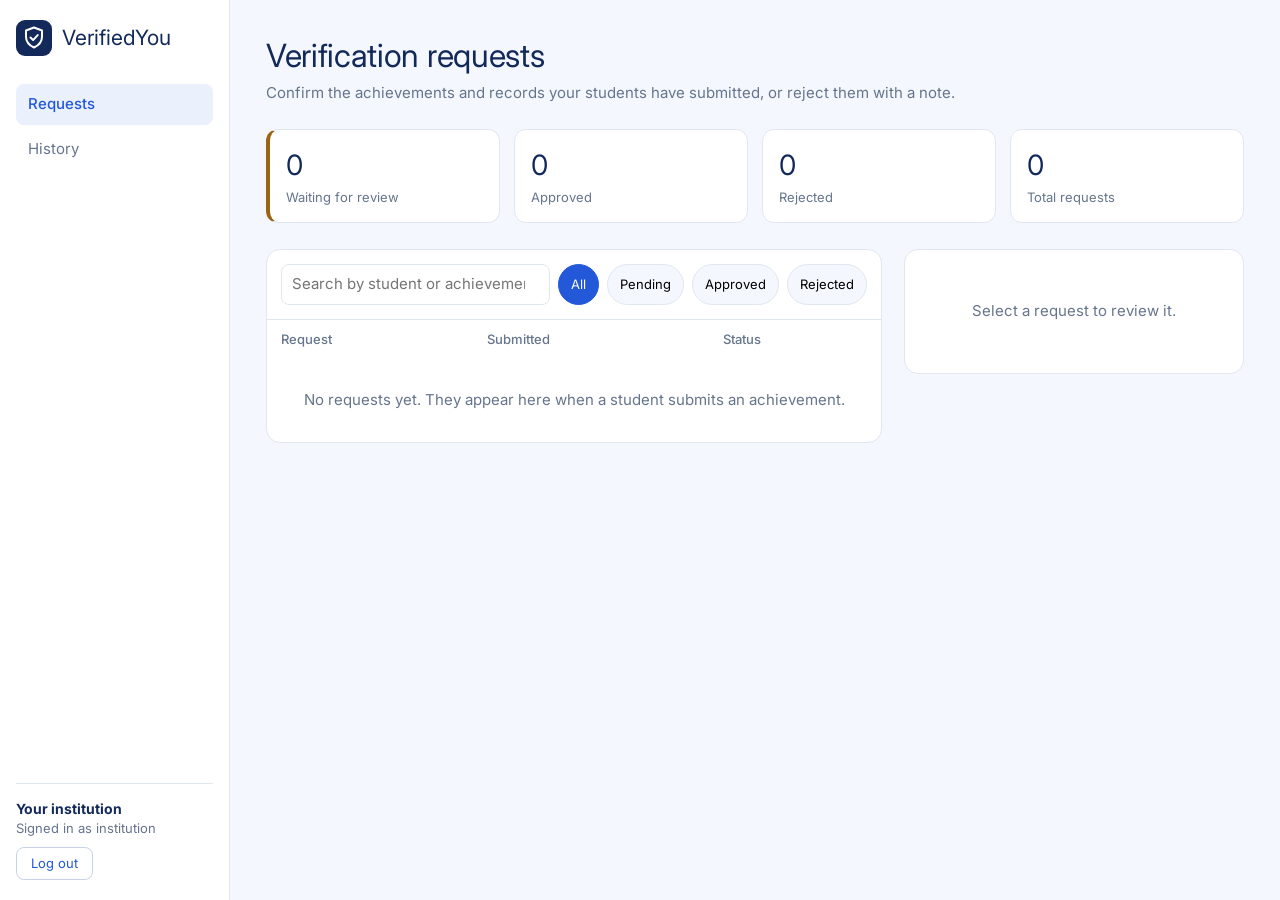
<file: institution.html>
<!DOCTYPE html>
<html lang="en">
<head>
<meta charset="utf-8">
<meta name="viewport" content="width=device-width, initial-scale=1">
<title>Institution | VerifiedYou</title>
<link rel="preconnect" href="https://fonts.googleapis.com">
<link href="https://fonts.googleapis.com/css2?family=Inter:wght@400;500;600&display=swap" rel="stylesheet">
<link rel="stylesheet" href="institution.css">
</head>
<body>
<div class="app">
<aside>
  <a class="brand" href="index.html"><svg viewBox="0 0 36 36" aria-hidden="true"><rect width="36" height="36" rx="9" fill="#12295A"/><path d="M18 7.5l8 3v6.2c0 5-3.3 8.6-8 10.8-4.7-2.2-8-5.800-8-10.800V10.500l8-3z" fill="none" stroke="#fff" stroke-width="2" stroke-linejoin="round"/><path d="M14.500 17.500l2.600 2.600 4.600-5" fill="none" stroke="#fff" stroke-width="2" stroke-linecap="round" stroke-linejoin="round"/></svg>VerifiedYou</a>
  <nav aria-label="Institution menu">
    <a href="institution.html" class="on">Requests</a>
    <a href="#history">History</a>
  </nav>
  <div class="who"><strong id="instName">Your institution</strong>Signed in as institution<br><button id="logout">Log out</button></div>
</aside>
<main>
  <h1>Verification requests</h1>
  <p class="sub">Confirm the achievements and records your students have submitted, or reject them with a note.</p>
  <section class="stats" aria-label="Summary">
    <div class="stat wait"><b id="sPending">0</b><span>Waiting for review</span></div>
    <div class="stat"><b id="sApproved">0</b><span>Approved</span></div>
    <div class="stat"><b id="sRejected">0</b><span>Rejected</span></div>
    <div class="stat"><b id="sTotal">0</b><span>Total requests</span></div>
  </section>
  <div class="cols">
    <section class="panel" aria-label="Request list">
      <div class="bar">
        <input id="q" type="search" placeholder="Search by student or achievement" aria-label="Search requests">
        <button class="chip" data-f="all" aria-pressed="true">All</button>
        <button class="chip" data-f="pending" aria-pressed="false">Pending</button>
        <button class="chip" data-f="approved" aria-pressed="false">Approved</button>
        <button class="chip" data-f="rejected" aria-pressed="false">Rejected</button>
      </div>
      <div class="list"><table>
        <thead><tr><th>Request</th><th>Submitted</th><th>Status</th></tr></thead>
        <tbody id="rows"></tbody>
      </table></div>
      <div class="empty" id="none" hidden>No requests match. Try a different search or filter.</div>
    </section>
    <aside class="panel detail" id="detail" aria-live="polite"></aside>
  </div>
</main>
</div>
<script src="app.js"></script>
<script src="institution.js"></script>
</body>
</html>
</file>
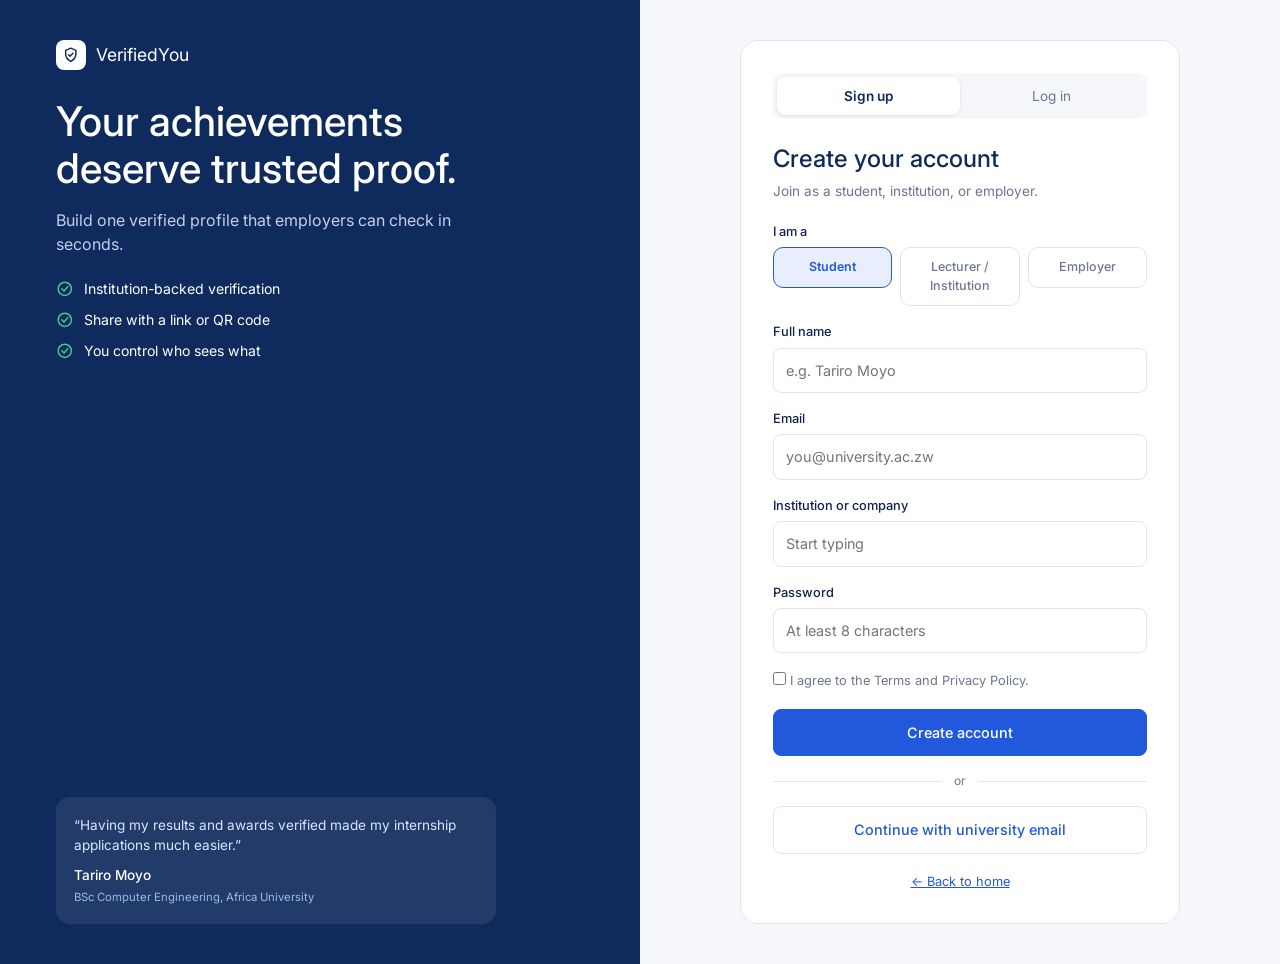
<file: login.html>
<!DOCTYPE html>
<html lang="en">
<head>
<meta charset="UTF-8">
<meta name="viewport" content="width=device-width, initial-scale=1">
<title>VerifiedYou | Sign up or log in</title>
<link rel="stylesheet" href="https://fonts.googleapis.com/css2?family=Inter:wght@400;500;600&display=swap">
<style>
:root{--navy:#0f2a5c;--blue:#2258dc;--bg:#f5f7fb;--ink:#14224a;--muted:#6b7690;--line:#dfe5f0;--green:#14804a;--mint:#e6f5ec;--tint:#e8eefc}
*{box-sizing:border-box;margin:0;padding:0}
body{font-family:Inter,"Segoe UI",Arial,sans-serif;color:var(--ink);background:var(--bg);line-height:1.5}
a{color:var(--blue)}
a:focus-visible,button:focus-visible,input:focus-visible,select:focus-visible{outline:3px solid var(--blue);outline-offset:2px}
svg{width:1em;height:1em;stroke:currentColor;fill:none;stroke-width:2;stroke-linecap:round;stroke-linejoin:round}
.page{display:grid;grid-template-columns:1fr 1fr;min-height:100vh}

/* left panel */
.side{background:var(--navy);color:#fff;padding:40px 56px;display:flex;flex-direction:column;justify-content:space-between}
.logo{display:flex;align-items:center;gap:10px;color:#fff;text-decoration:none;font-size:1.1rem}
.logo i{width:30px;height:30px;border-radius:8px;background:#fff;color:var(--navy);display:grid;place-items:center}
.side h1{font-size:clamp(1.9rem,3.2vw,2.6rem);font-weight:500;line-height:1.15;margin:28px 0 16px;max-width:420px}
.side p{color:#c3cfee;max-width:420px;margin-bottom:22px}
.side ul{list-style:none;font-size:.88rem}
.side li{display:flex;gap:10px;align-items:center;margin-bottom:10px}
.side li svg{color:#3ecf8e;font-size:1.1rem}
.quote{background:rgba(255,255,255,.08);border-radius:14px;padding:18px;font-size:.85rem;color:#dbe5ff;max-width:440px}
.quote b{display:block;margin-top:10px;color:#fff;font-weight:500}
.quote small{color:#9db6f5}

/* form */
.main{display:flex;align-items:center;justify-content:center;padding:40px 24px}
.box{background:#fff;border:1px solid var(--line);border-radius:18px;padding:32px;width:100%;max-width:440px}
.tabs{display:flex;background:var(--bg);border-radius:10px;padding:4px;margin-bottom:22px}
.tabs button{flex:1;border:0;background:transparent;padding:9px;border-radius:8px;font:inherit;font-size:.85rem;color:var(--muted);cursor:pointer}
.tabs button.on{background:#fff;color:var(--navy);font-weight:600;box-shadow:0 1px 3px rgba(15,42,92,.12)}
h2{font-size:1.5rem;font-weight:500;color:var(--navy)}
.hint{color:var(--muted);font-size:.85rem;margin:4px 0 20px}
label,.lbl{display:block;font-size:.8rem;font-weight:500;margin-bottom:6px}
.field{margin-bottom:16px}
input[type=text],input[type=email],input[type=password],select{width:100%;padding:11px 12px;border:1px solid var(--line);border-radius:8px;font:inherit;font-size:.9rem;background:#fff;color:var(--ink)}
input:focus,select:focus{border-color:var(--blue)}
.roles{display:grid;grid-template-columns:repeat(3,1fr);gap:8px;margin-bottom:16px}
.roles label{margin:0;cursor:pointer}
.roles input{position:absolute;opacity:0}
.roles span{display:block;text-align:center;border:1px solid var(--line);border-radius:10px;padding:10px 4px;font-size:.78rem;color:var(--muted)}
.roles input:checked+span{border-color:var(--blue);background:var(--tint);color:var(--blue);font-weight:600}
.roles input:focus-visible+span{outline:3px solid var(--blue)}
.check{display:flex;gap:8px;align-items:flex-start;font-size:.8rem;color:var(--muted);font-weight:400;margin-bottom:18px}
.check input{margin-top:3px}
.btn{width:100%;padding:12px;border-radius:8px;border:1px solid var(--blue);font:inherit;font-weight:500;font-size:.9rem;cursor:pointer}
.btn-p{background:var(--blue);color:#fff}.btn-p:hover{background:var(--navy);border-color:var(--navy)}
.btn-o{background:#fff;color:var(--blue);border-color:var(--line)}.btn-o:hover{border-color:var(--blue)}
.or{display:flex;align-items:center;gap:12px;color:var(--muted);font-size:.75rem;margin:16px 0}
.or::before,.or::after{content:"";flex:1;height:1px;background:var(--line)}
.msg{display:none;margin-top:14px;padding:10px 12px;border-radius:8px;font-size:.82rem;background:var(--mint);color:var(--green)}
.msg.err{background:#fdecec;color:#b3261e}
.back{display:block;text-align:center;margin-top:18px;font-size:.8rem}
.signup-only{display:block}.login .signup-only{display:none}

@media(max-width:860px){
  .page{grid-template-columns:1fr}
  .side{padding:28px 24px;gap:20px}
  .quote{display:none}
}
</style>
</head>
<body>
<div class="page">

  <aside class="side">
    <div>
      <a href="index.html" class="logo"><i><svg viewBox="0 0 24 24"><path d="M12 3l7 3v5c0 5-3 8-7 10-4-2-7-5-7-10V6z"/><path d="M9 12l2 2 4-4"/></svg></i>VerifiedYou</a>
      <h1>Your achievements deserve trusted proof.</h1>
      <p>Build one verified profile that employers can check in seconds.</p>
      <ul>
        <li><svg viewBox="0 0 24 24"><circle cx="12" cy="12" r="9"/><path d="M8 12l3 3 5-6"/></svg>Institution-backed verification</li>
        <li><svg viewBox="0 0 24 24"><circle cx="12" cy="12" r="9"/><path d="M8 12l3 3 5-6"/></svg>Share with a link or QR code</li>
        <li><svg viewBox="0 0 24 24"><circle cx="12" cy="12" r="9"/><path d="M8 12l3 3 5-6"/></svg>You control who sees what</li>
      </ul>
    </div>
    <div class="quote">“Having my results and awards verified made my internship applications much easier.”
      <b>Tariro Moyo</b><small>BSc Computer Engineering, Africa University</small></div>
  </aside>

  <main class="main">
    <div class="box" id="box">
      <div class="tabs" role="tablist">
        <button type="button" class="on" id="tabUp" role="tab">Sign up</button>
        <button type="button" id="tabIn" role="tab">Log in</button>
      </div>

      <h2 id="title">Create your account</h2>
      <p class="hint" id="hint">Join as a student, institution, or employer.</p>

      <form id="form" novalidate>
        <div>
          <div class="lbl">I am a</div>
          <div class="roles">
            <label><input type="radio" name="role" value="student" checked><span>Student</span></label>
            <label><input type="radio" name="role" value="lecturer"><span>Lecturer / Institution</span></label>
            <label><input type="radio" name="role" value="employer"><span>Employer</span></label>
          </div>
          </div><div class="signup-only"><div class="field"><label for="name">Full name</label><input type="text" id="name" placeholder="e.g. Tariro Moyo"></div>
        </div>

        <div class="field"><label for="email">Email</label><input type="email" id="email" placeholder="you@university.ac.zw" required></div>

        <div class="signup-only">
          <div class="field"><label for="inst">Institution or company</label><input type="text" id="inst" list="insts" placeholder="Start typing"><datalist id="insts"><option value="Africa University"><option value="University of Zimbabwe"><option value="NUST"><option value="Midlands State University"></datalist></div>
        </div>

        <div class="field"><label for="pw">Password</label><input type="password" id="pw" placeholder="At least 8 characters" required></div>

        <label class="check signup-only"><input type="checkbox" id="terms"> I agree to the Terms and Privacy Policy.</label>

        <button type="submit" class="btn btn-p" id="submit">Create account</button>
        <div class="msg" id="msg" role="status"></div>
      </form>

      <div class="or">or</div>
      <button type="button" class="btn btn-o" id="uni">Continue with university email</button>
      <a href="index.html" class="back">← Back to home</a>
    </div>
  </main>
</div>

<script>
  const box = document.getElementById('box');
  const tabUp = document.getElementById('tabUp'), tabIn = document.getElementById('tabIn');
  const title = document.getElementById('title'), hint = document.getElementById('hint');
  const submit = document.getElementById('submit'), msg = document.getElementById('msg');
  let mode = 'signup';

  function setMode(m){
    mode = m;
    box.classList.toggle('login', m === 'login');
    tabUp.classList.toggle('on', m === 'signup');
    tabIn.classList.toggle('on', m === 'login');
    title.textContent = m === 'signup' ? 'Create your account' : 'Welcome back';
    hint.textContent = m === 'signup' ? 'Join as a student, institution, or employer.' : 'Log in to manage your verified profile.';
    submit.textContent = m === 'signup' ? 'Create account' : 'Log in';
    msg.style.display = 'none';
  }
  tabUp.onclick = () => setMode('signup');
  tabIn.onclick = () => setMode('login');
  if (location.hash === '#login') setMode('login');
  ['lecturer','employer'].forEach(r => { if (location.hash === '#'+r) document.querySelector('input[value='+r+']').checked = true; });

  function show(text, isError){
    msg.textContent = text;
    msg.className = 'msg' + (isError ? ' err' : '');
    msg.style.display = 'block';
  }

  document.getElementById('form').addEventListener('submit', function(e){
    e.preventDefault();
    const email = document.getElementById('email').value.trim();
    const pw = document.getElementById('pw').value;
    if (!email.includes('@')) return show('Enter a valid email address.', true);
    if (pw.length < 8) return show('Password must be at least 8 characters.', true);
    if (mode === 'signup') {
      if (!document.getElementById('name').value.trim()) return show('Enter your full name.', true);
      if (!document.getElementById('terms').checked) return show('Please accept the Terms to continue.', true);
    }
    // TODO: connect to Supabase here (signUp / signInWithPassword)
    const role = document.querySelector('input[name=role]:checked').value;
    const key = role === 'student' ? 'vy_user' : 'vy_staff';
    try {
      const u = JSON.parse(localStorage.getItem(key)) || {};
      if (mode === 'signup') { u.name = document.getElementById('name').value.trim(); u.inst = document.getElementById('inst').value.trim(); }
      else if (!u.name) { u.name = email.split('@')[0]; }
      u.email = email;
      localStorage.setItem(key, JSON.stringify(u));
      localStorage.setItem('vy_role', role);
    } catch (err) {}
    location.href = role === 'lecturer' ? 'institution.html' : role === 'employer' ? 'employer.html' : 'dashboard.html';
  });

  document.getElementById('uni').onclick = () => show('University email sign-in will be connected with Supabase.');
</script>
</body>
</html>
</file>
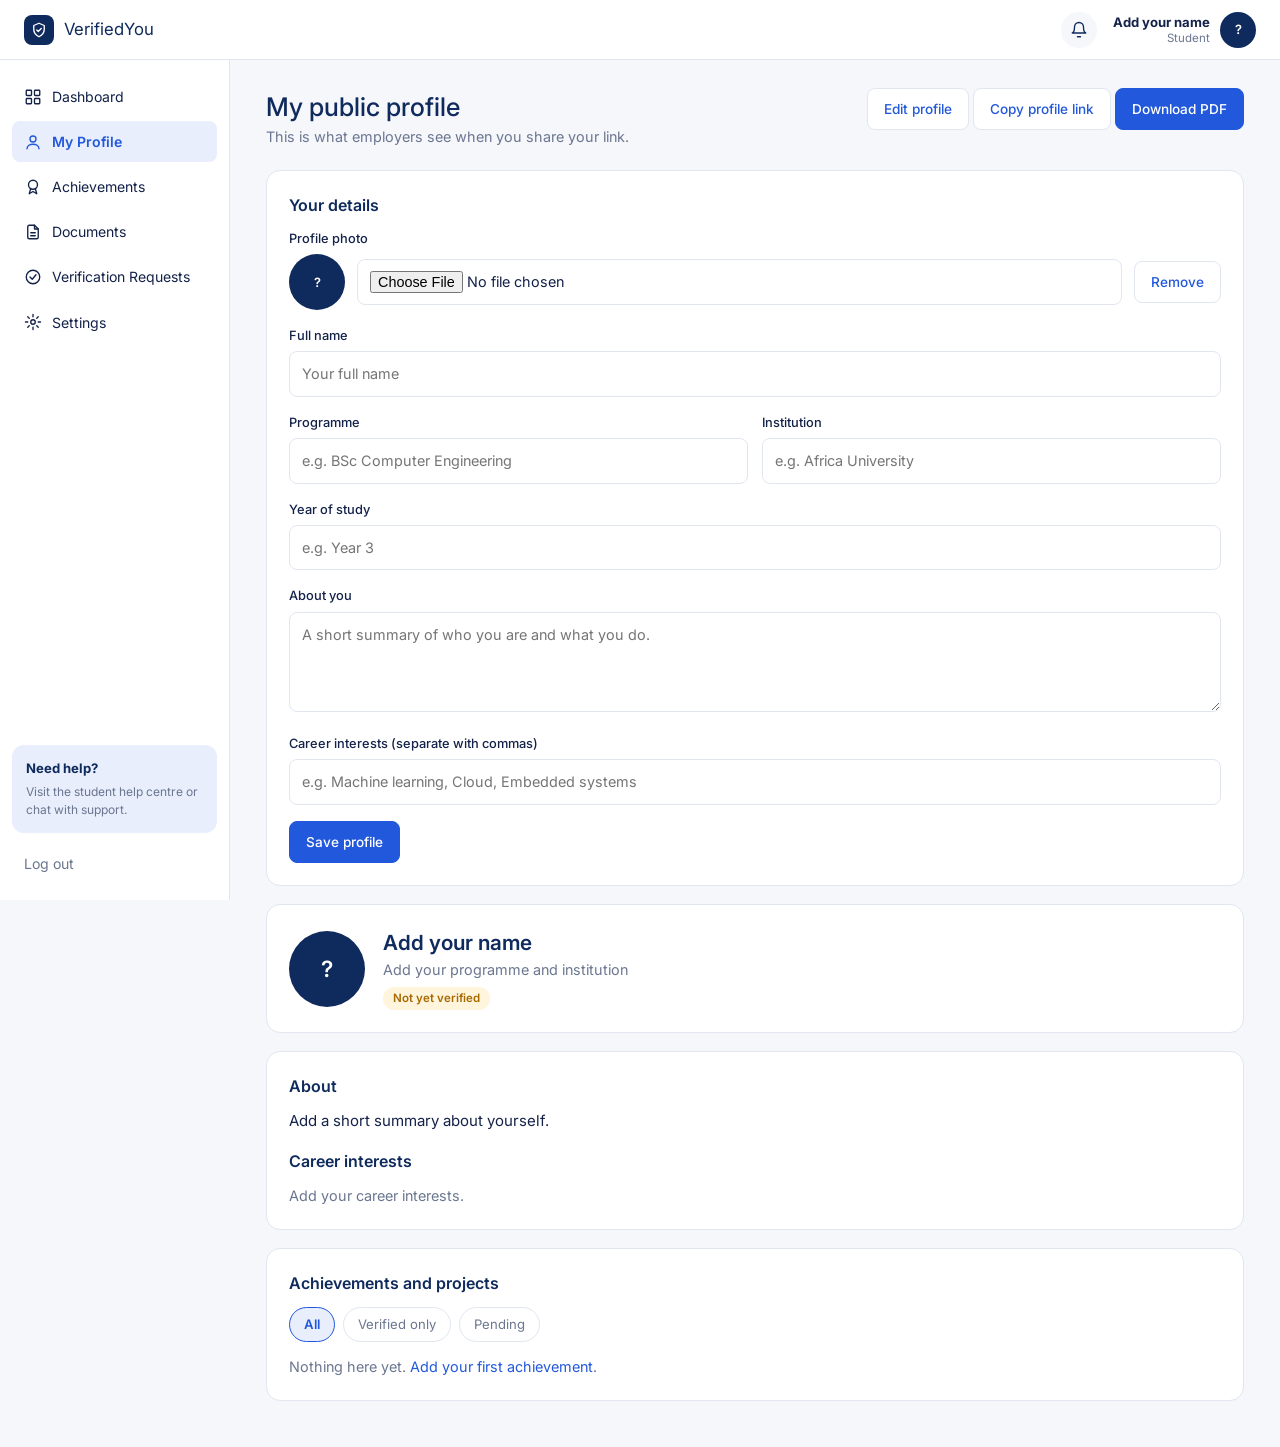
<file: profile.html>
<!DOCTYPE html><html lang="en"><head><meta charset="UTF-8"><meta name="viewport" content="width=device-width, initial-scale=1">
<title>My profile | VerifiedYou</title>
<link rel="stylesheet" href="https://fonts.googleapis.com/css2?family=Inter:wght@400;500;600&display=swap">
<link rel="stylesheet" href="app.css"></head><body>
<div class="app"><nav id="side" aria-label="Main"></nav>
<main class="main">
  <div class="top"><div><h1>My public profile</h1><p class="sub">This is what employers see when you share your link.</p></div>
    <div class="no-print"><button class="btn o" id="edit">Edit profile</button> <button class="btn o" id="copy">Copy profile link</button> <button class="btn" onclick="window.print()">Download PDF</button></div></div>

  <div class="card no-print" id="editCard" style="display:none"><h2>Your details</h2>
    <form id="pf">
      <div class="f"><label for="ph">Profile photo</label><div style="display:flex;gap:12px;align-items:center;flex-wrap:wrap"><span class="av js-av" style="width:56px;height:56px"></span><input type="file" id="ph" accept="image/*" style="width:auto;flex:1"><button type="button" class="btn o" id="rm">Remove</button></div></div>
      <div class="f"><label for="fn">Full name</label><input id="fn" placeholder="Your full name"></div>
      <div class="cols">
        <div class="f"><label for="fp">Programme</label><input id="fp" placeholder="e.g. BSc Computer Engineering"></div>
        <div class="f"><label for="fi">Institution</label><input id="fi" placeholder="e.g. Africa University"></div></div>
      <div class="f"><label for="fy">Year of study</label><input id="fy" placeholder="e.g. Year 3"></div>
      <div class="f"><label for="fa">About you</label><textarea id="fa" placeholder="A short summary of who you are and what you do."></textarea></div>
      <div class="f"><label for="fc">Career interests (separate with commas)</label><input id="fc" placeholder="e.g. Machine learning, Cloud, Embedded systems"></div>
      <button class="btn" type="submit">Save profile</button></form></div>

  <div class="card"><div class="head"><div class="av js-av"></div>
    <div><h2 class="js-name"></h2><p class="sub" id="line"></p><span id="vb" style="margin-top:6px;display:inline-block"></span></div></div></div>
  <div class="card"><h2>About</h2><p id="about"></p>
    <h2 style="margin-top:16px">Career interests</h2><div class="chips" id="chips"></div></div>
  <div class="card"><h2>Achievements and projects</h2>
    <div class="tabs no-print" id="tabs"><button class="on" data-f="all">All</button><button data-f="verified">Verified only</button><button data-f="pending">Pending</button></div>
    <div id="list"></div></div>
</main></div>
<script src="app.js"></script>
<script>
const a=all();let f='all';
function render(){
  shell('profile.html');
  const u=user();
  document.getElementById('line').textContent=[u.program,u.inst,u.year].filter(Boolean).join(' · ')||'Add your programme and institution';
  document.getElementById('vb').innerHTML=a.some(x=>x.s==='verified')?'<span class="b ok">✔ Has verified records</span>':'<span class="b wait">Not yet verified</span>';
  document.getElementById('about').textContent=u.about||'Add a short summary about yourself.';
  const ch=(u.interests||'').split(',').map(x=>x.trim()).filter(Boolean);
  document.getElementById('chips').innerHTML=ch.map(x=>'<span class="chip">'+esc(x)+'</span>').join('')||'<p class="sub">Add your career interests.</p>';
}
function draw(){
  const r=a.filter(x=>f==='all'||x.s===f);
  document.getElementById('list').innerHTML=r.map(x=>'<div class="item">'+badge(x)+'<h3>'+esc(x.t)+'</h3><p>'+esc(x.n||'')+'</p><p style="margin-top:6px"><small>'+meta(x)+'</small></p></div>').join('')||'<p class="sub">Nothing here yet. <a href="add-achievement.html" style="color:var(--blue)">Add your first achievement</a>.</p>';
}
function fill(){const u=user();fn.value=u.name||'';fp.value=u.program||'';fi.value=u.inst||'';fy.value=u.year||'';fa.value=u.about||'';fc.value=u.interests||''}
const card=document.getElementById('editCard');
document.getElementById('edit').onclick=()=>{fill();card.style.display=card.style.display==='none'?'block':'none'};
document.getElementById('pf').onsubmit=e=>{e.preventDefault();
  setUser({name:fn.value.trim(),program:fp.value.trim(),inst:fi.value.trim(),year:fy.value.trim(),about:fa.value.trim(),interests:fc.value.trim()});
  card.style.display='none';render()};
document.getElementById('tabs').onclick=e=>{const b=e.target.closest('button');if(!b)return;f=b.dataset.f;
  document.querySelectorAll('#tabs button').forEach(x=>x.classList.toggle('on',x===b));draw()};
document.getElementById('copy').onclick=function(){
  try{navigator.clipboard.writeText(location.href);this.textContent='Link copied'}catch(e){this.textContent='Copy from address bar'}};
document.getElementById('ph').onchange=function(){const f=this.files[0];if(f)readPhoto(f,d=>{setUser({photo:d});render()})};
document.getElementById('rm').onclick=()=>{setUser({photo:''});render()};
render();draw();
if(!user().name){fill();card.style.display='block'}
</script></body></html>
</file>
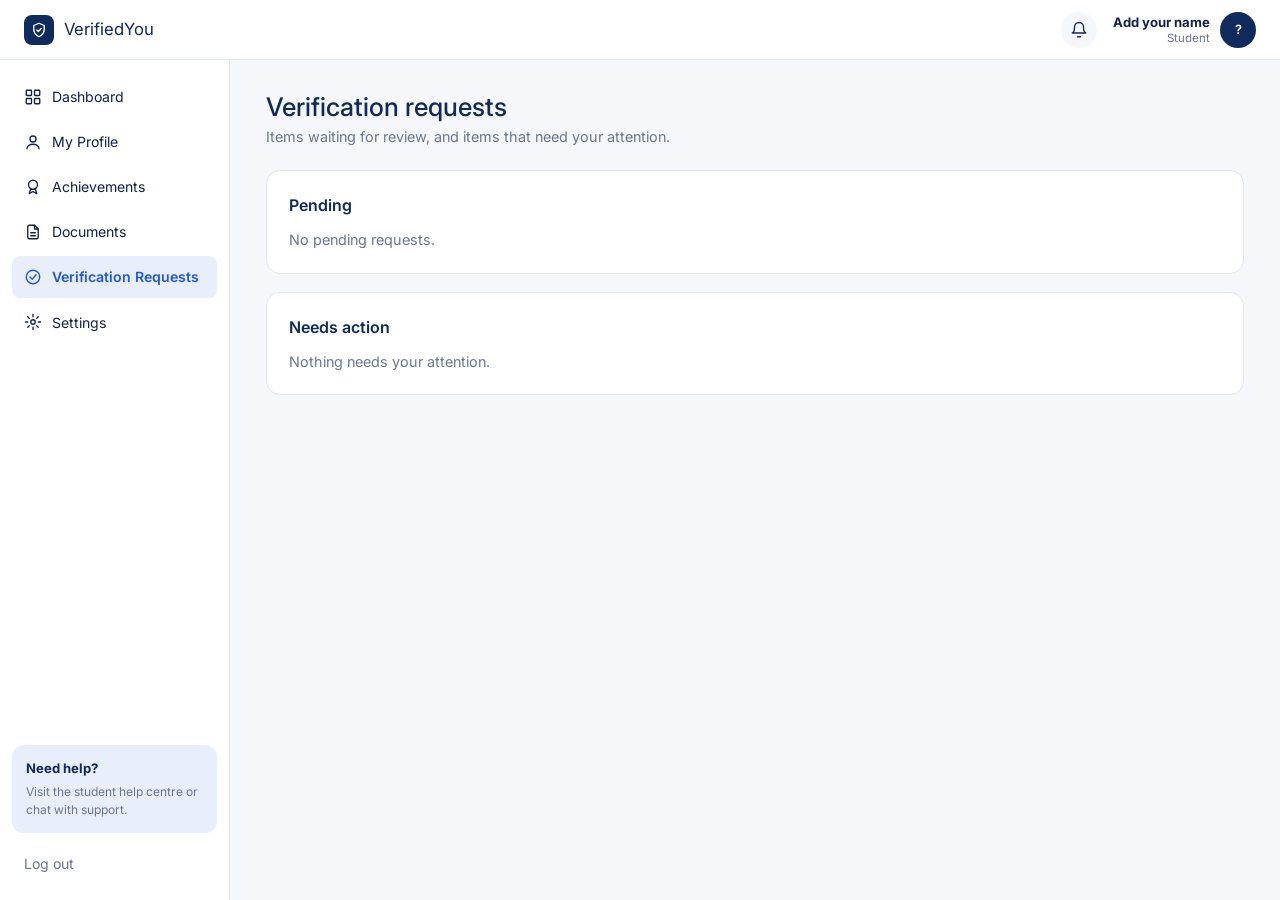
<file: requests.html>
<!DOCTYPE html><html lang="en"><head><meta charset="UTF-8"><meta name="viewport" content="width=device-width, initial-scale=1">
<title>Verification requests | VerifiedYou</title>
<link rel="stylesheet" href="https://fonts.googleapis.com/css2?family=Inter:wght@400;500;600&display=swap">
<link rel="stylesheet" href="app.css"></head><body>
<div class="app"><nav id="side" aria-label="Main"></nav>
<main class="main">
  <div class="top"><div><h1>Verification requests</h1><p class="sub">Items waiting for review, and items that need your attention.</p></div></div>
  <div class="card"><h2>Pending</h2><div id="p"></div></div>
  <div class="card"><h2>Needs action</h2><div id="r"></div></div>
</main></div>
<script src="app.js"></script>
<script>
shell('requests.html');
const a=all();
const row=x=>'<div class="row"><div><b>'+esc(x.t)+'</b><small>'+meta(x)+'</small>'+(x.rc?'<small style=\"display:block;color:var(--red)\">Reviewer comment: '+esc(x.rc)+'</small>':'')+'</div>'+(x.s==='rejected'?'<a class="btn o" href="add-achievement.html">Resubmit</a>':badge(x))+'</div>';
document.getElementById('p').innerHTML=a.filter(x=>x.s==='pending').map(row).join('')||'<p class="sub">No pending requests.</p>';
document.getElementById('r').innerHTML=a.filter(x=>x.s==='rejected').map(row).join('')||'<p class="sub">Nothing needs your attention.</p>';
</script></body></html>
</file>
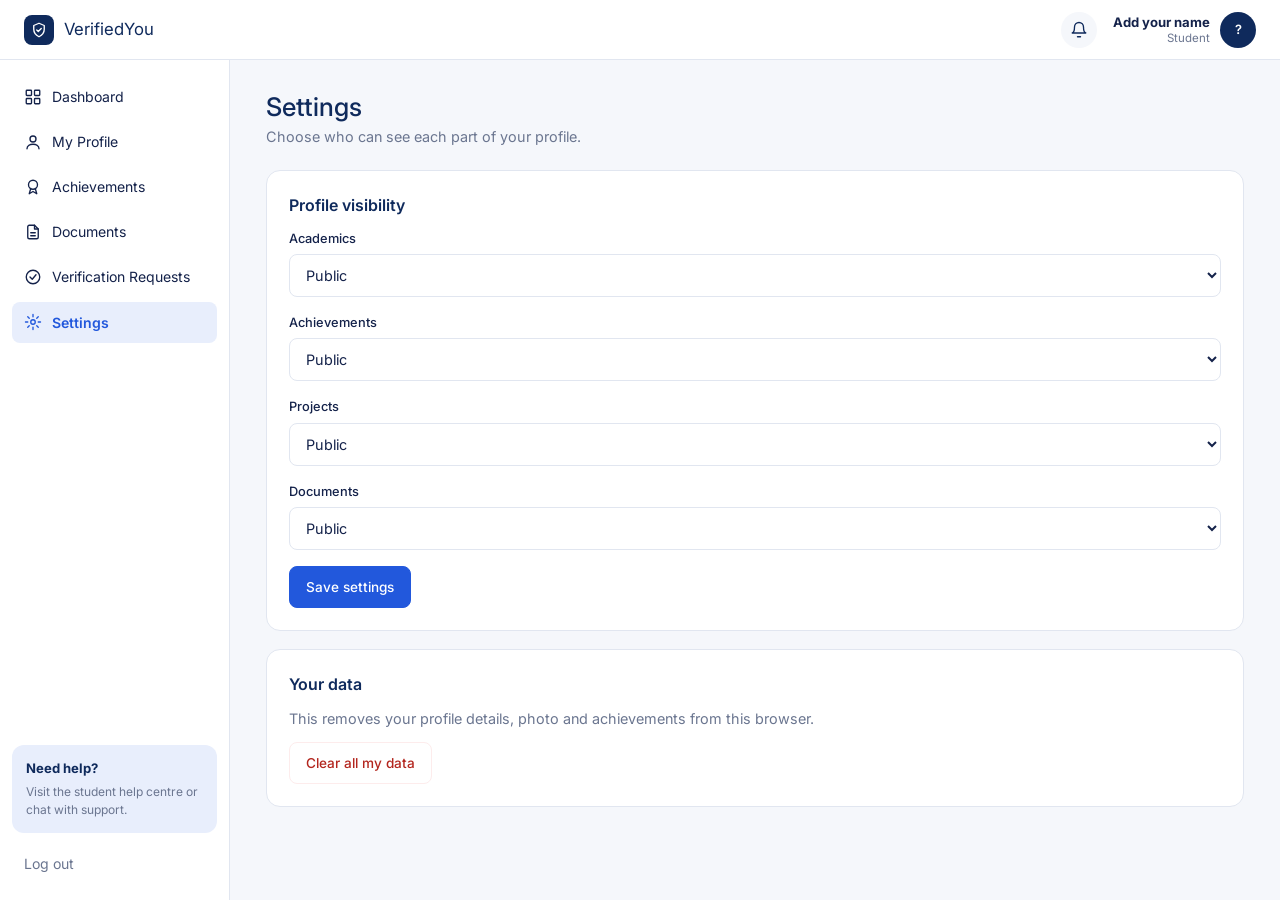
<file: settings.html>
<!DOCTYPE html><html lang="en"><head><meta charset="UTF-8"><meta name="viewport" content="width=device-width, initial-scale=1">
<title>Settings | VerifiedYou</title>
<link rel="stylesheet" href="https://fonts.googleapis.com/css2?family=Inter:wght@400;500;600&display=swap">
<link rel="stylesheet" href="app.css"></head><body>
<div class="app"><nav id="side" aria-label="Main"></nav>
<main class="main">
  <div class="top"><div><h1>Settings</h1><p class="sub">Choose who can see each part of your profile.</p></div></div>
  <form class="card" id="sf"><h2>Profile visibility</h2><div id="opts"></div><button class="btn" type="submit">Save settings</button> <span id="ok" class="sub"></span></form>
  <div class="card"><h2>Your data</h2><p class="sub" style="margin-bottom:12px">This removes your profile details, photo and achievements from this browser.</p><button class="btn d" id="clr">Clear all my data</button></div>
</main></div>
<script src="app.js"></script>
<script>
shell('settings.html');
const parts=['Academics','Achievements','Projects','Documents'],pv=user().privacy||{};
document.getElementById('opts').innerHTML=parts.map(p=>'<div class="f"><label for="v'+p+'">'+p+'</label><select id="v'+p+'">'+['Public','Link only','Private'].map(o=>'<option'+((pv[p]||'Public')===o?' selected':'')+'>'+o+'</option>').join('')+'</select></div>').join('');
document.getElementById('sf').onsubmit=e=>{e.preventDefault();const o={};parts.forEach(p=>o[p]=document.getElementById('v'+p).value);setUser({privacy:o});document.getElementById('ok').textContent='Saved.'};
document.getElementById('clr').onclick=()=>{if(confirm('Clear all your saved details and achievements from this browser?')){localStorage.removeItem(K);localStorage.removeItem(U);location.href='index.html'}};
</script></body></html>
</file>
<file: app.css>
:root{--navy:#0f2a5c;--blue:#2258dc;--bg:#f5f7fb;--ink:#14224a;--muted:#6b7690;--line:#e1e6f0;--green:#14804a;--mint:#e6f5ec;--tint:#e8eefc;--amber:#a76a00;--sand:#fff4dc;--red:#b3261e;--rose:#fdecec}
*{box-sizing:border-box;margin:0;padding:0}
body{font-family:Inter,"Segoe UI",Arial,sans-serif;color:var(--ink);background:var(--bg);line-height:1.5;font-size:15px}
a{color:inherit;text-decoration:none}
a:focus-visible,button:focus-visible,input:focus-visible,select:focus-visible,textarea:focus-visible{outline:3px solid var(--blue);outline-offset:2px}
svg.i{width:18px;height:18px;stroke:currentColor;fill:none;stroke-width:1.8;stroke-linecap:round;stroke-linejoin:round;flex:none}
.topbar{position:sticky;top:0;z-index:20;height:60px;background:#fff;border-bottom:1px solid var(--line);display:flex;align-items:center;justify-content:space-between;padding:0 24px}
.logo{display:flex;align-items:center;gap:10px;font-size:1.05rem;color:var(--navy)}
.logo i{width:30px;height:30px;border-radius:8px;background:var(--navy);color:#fff;display:grid;place-items:center}
.tr{display:flex;align-items:center;gap:16px}
.bell{position:relative;width:36px;height:36px;border-radius:50%;background:var(--bg);display:grid;place-items:center;color:var(--navy)}
.bell s{position:absolute;top:7px;right:8px;width:8px;height:8px;border-radius:50%;background:#e5484d}
.me{display:flex;align-items:center;gap:10px;font-size:.82rem;line-height:1.25;text-align:right}
.me small{display:block;color:var(--muted);font-size:.72rem}
.av{width:36px;height:36px;border-radius:50%;background:var(--navy) center/cover;color:#fff;display:grid;place-items:center;font-weight:600;font-size:.8rem;flex:none}
.app{display:grid;grid-template-columns:230px 1fr;min-height:calc(100vh - 60px)}
.side{background:#fff;border-right:1px solid var(--line);padding:16px 12px;display:flex;flex-direction:column;gap:4px;position:sticky;top:60px;height:calc(100vh - 60px);align-self:start}
.nav{display:flex;align-items:center;gap:10px;padding:10px 12px;border-radius:8px;font-size:.88rem}
.nav:hover{background:var(--bg)}.nav.on{background:var(--tint);color:var(--blue);font-weight:600}
.help{margin-top:auto;background:var(--tint);border-radius:12px;padding:14px;font-size:.75rem;color:var(--muted)}
.help b{display:block;color:var(--navy);font-size:.82rem;margin-bottom:4px}
.out{color:var(--muted);margin-top:6px}
.main{padding:28px 36px;max-width:1100px;width:100%}
.top{display:flex;justify-content:space-between;align-items:flex-start;gap:16px;margin-bottom:22px;flex-wrap:wrap}
h1{font-size:1.6rem;font-weight:500;color:var(--navy)}
.sub{color:var(--muted);font-size:.9rem}
.card{background:#fff;border:1px solid var(--line);border-radius:14px;padding:22px;margin-bottom:18px}
.card h2{font-size:1rem;font-weight:600;color:var(--navy);margin-bottom:12px}
.btn{display:inline-block;padding:10px 16px;border-radius:8px;border:1px solid var(--blue);font:inherit;font-size:.85rem;font-weight:500;cursor:pointer;background:var(--blue);color:#fff}
.btn:hover{background:var(--navy);border-color:var(--navy)}
.btn.o{background:#fff;color:var(--blue);border-color:var(--line)}.btn.o:hover{border-color:var(--blue)}
.btn.w{background:#fff;color:var(--navy);border-color:#fff}.btn.d{background:#fff;color:var(--red);border-color:var(--rose)}
.b{display:inline-block;font-size:.72rem;font-weight:600;padding:3px 10px;border-radius:999px;white-space:nowrap}
.ok{background:var(--mint);color:var(--green)}.wait{background:var(--sand);color:var(--amber)}.no{background:var(--rose);color:var(--red)}
.banner{background:var(--navy);color:#fff;border-radius:16px;padding:22px 26px;display:flex;align-items:center;gap:22px;margin-bottom:26px;flex-wrap:wrap}
.ring{--p:0;width:64px;height:64px;border-radius:50%;background:conic-gradient(#3ecf8e calc(var(--p)*1%),rgba(255,255,255,.18) 0);display:grid;place-items:center;flex:none}
.ring span{width:50px;height:50px;border-radius:50%;background:var(--navy);display:grid;place-items:center;font-size:.82rem}
.bt{flex:1;min-width:200px}.bt b{font-weight:600}.bt p{font-size:.82rem;color:#c3cfee;margin:2px 0 8px}
.bar{height:6px;background:rgba(255,255,255,.18);border-radius:99px;overflow:hidden}
.bar div{height:100%;background:#3ecf8e;border-radius:99px}
.sec{display:flex;justify-content:space-between;align-items:center;margin:4px 0 12px}
.sec h2{font-size:1.05rem;font-weight:500;color:var(--navy)}.sec a{color:var(--blue);font-size:.8rem}
.grid3{display:grid;grid-template-columns:repeat(3,1fr);gap:14px;margin-bottom:26px}
.sc{background:#fff;border:1px solid var(--line);border-radius:14px;padding:18px}
.sc .ic,.ev .ic,.act .ic{width:36px;height:36px;border-radius:10px;display:grid;place-items:center;flex:none;background:var(--tint);color:var(--blue)}
.sc .g{background:var(--mint);color:var(--green)}.sc .y{background:var(--sand);color:var(--amber)}.sc .r{background:var(--rose);color:var(--red)}
.sc b{display:block;font-size:2rem;font-weight:400;color:var(--navy);margin-top:12px;line-height:1.1}
.sc span{font-size:.8rem;color:var(--muted)}
.two{display:grid;grid-template-columns:1.7fr 1fr;gap:20px;align-items:start}
.ev{display:flex;gap:12px;align-items:center;padding:12px 0;border-bottom:1px solid var(--line)}
.ev:last-of-type{border-bottom:0}.ev b{display:block;font-size:.86rem;font-weight:500}.ev small{color:var(--muted);font-size:.74rem}
.act a{display:flex;align-items:center;gap:12px;background:#fff;border:1px solid var(--line);border-radius:12px;padding:14px;margin-bottom:10px;font-size:.84rem}
.act a:hover{border-color:var(--blue)}.act b{display:block;font-weight:600;font-size:.84rem}.act small{color:var(--muted);font-size:.74rem}
.act .go{margin-left:auto;color:var(--muted)}
.note{background:var(--mint);color:var(--green);padding:12px 16px;border-radius:10px;margin-bottom:18px;font-size:.88rem}
.row{display:flex;justify-content:space-between;align-items:center;gap:12px;padding:12px 0;border-top:1px solid var(--line)}
.row:first-of-type{border-top:0}
.row b{display:block;font-size:.9rem;font-weight:600}.row small{color:var(--muted);font-size:.78rem}
.head{display:flex;gap:18px;align-items:center;flex-wrap:wrap}
.head .av{width:76px;height:76px;font-size:1.4rem}
.head h2{font-size:1.3rem;margin:0}
.chips{display:flex;gap:8px;flex-wrap:wrap}
.chip{background:var(--tint);color:var(--navy);font-size:.78rem;padding:4px 12px;border-radius:999px}
.tabs{display:flex;gap:8px;margin-bottom:14px;flex-wrap:wrap}
.tabs button{border:1px solid var(--line);background:#fff;padding:7px 14px;border-radius:999px;font:inherit;font-size:.82rem;color:var(--muted);cursor:pointer}
.tabs .on{background:var(--tint);color:var(--blue);border-color:var(--blue);font-weight:600}
.item{border:1px solid var(--line);border-radius:12px;padding:16px;margin-bottom:12px}
.item h3{font-size:.95rem;font-weight:600;color:var(--navy);margin:6px 0 4px}
.item p{font-size:.85rem;color:var(--muted)}
label,.lbl{display:block;font-size:.8rem;font-weight:500;margin-bottom:6px}
.f{margin-bottom:16px}
input,select,textarea{width:100%;padding:11px 12px;border:1px solid var(--line);border-radius:8px;font:inherit;font-size:.9rem;background:#fff;color:var(--ink)}
textarea{min-height:100px;resize:vertical}
.cols{display:grid;grid-template-columns:1fr 1fr;gap:14px}
.err{display:none;background:var(--rose);color:var(--red);padding:10px 12px;border-radius:8px;font-size:.84rem;margin-bottom:14px}
.dark{background:var(--navy);color:#fff;border:0}.dark h2{color:#fff}.dark li{color:#c3cfee;font-size:.85rem;margin-bottom:8px;list-style:none}
@media(max-width:860px){
  .app{grid-template-columns:1fr}
  .side{position:static;height:auto;flex-direction:row;flex-wrap:wrap;padding:10px}
  .help{display:none}.out{margin:0 0 0 auto}
  .main{padding:20px 16px}.grid3,.two,.cols{grid-template-columns:1fr}
  .me span:first-child{display:none}
}
@media print{.side,.topbar,.no-print{display:none}.app{display:block}}
.acts{display:flex;gap:8px;flex-wrap:wrap;margin-top:12px;align-items:flex-start}
.acts textarea{min-height:60px;flex:1;min-width:180px;font-size:.82rem}
.btn.g{background:var(--green);border-color:var(--green)}.btn.g:hover{background:#0e6a3c;border-color:#0e6a3c}
.btn.r{background:#fff;color:var(--red);border-color:var(--rose)}.btn.r:hover{border-color:var(--red)}
.fbar{display:flex;gap:10px;flex-wrap:wrap;margin-bottom:16px;align-items:center}
.fbar input{flex:2;min-width:180px}.fbar select{flex:1;min-width:140px}
.fbar label{display:flex;gap:6px;align-items:center;margin:0;font-weight:400;white-space:nowrap}.fbar label input{width:auto;flex:none;min-width:0}
.cgrid{display:grid;grid-template-columns:repeat(2,1fr);gap:14px}
.cand{background:#fff;border:1px solid var(--line);border-radius:14px;padding:18px}
.cand .head .av{width:48px;height:48px;font-size:1rem}
.cand h3{font-size:1rem;font-weight:600;color:var(--navy)}.cand small{color:var(--muted)}
.tag{font-size:.68rem;background:var(--sand);color:var(--amber);padding:2px 8px;border-radius:99px;margin-left:6px;font-weight:600}
@media(max-width:860px){.cgrid{grid-template-columns:1fr}}
</file>
<file: institution.css>
:root{--paper:#F4F7FD;--card:#fff;--ink:#12295A;--muted:#66758C;--line:#E1E7F0;--blue:#2358D8;--green:#1E7B4F;--green-bg:#E6F4EC;--amber:#9A6412;--amber-bg:#FBF0DA;--red:#A8392F;--red-bg:#F9E4E1;--serif:Inter,system-ui,sans-serif;--sans:Inter,system-ui,-apple-system,"Segoe UI",Roboto,sans-serif}
*{box-sizing:border-box;margin:0}
body{font-family:var(--sans);background:var(--paper);color:var(--ink);font-size:15px;line-height:1.5}
button{font:inherit;cursor:pointer}
:focus-visible{outline:3px solid var(--blue);outline-offset:2px}
.app{display:grid;grid-template-columns:230px 1fr;min-height:100vh}
aside{background:#fff;border-right:1px solid var(--line);color:var(--ink);padding:20px 16px;display:flex;flex-direction:column;gap:28px}
.brand{text-decoration:none;display:flex;align-items:center;gap:10px;font-size:21px;font-weight:400;color:var(--ink)}
.brand svg{width:36px;height:36px;flex:none}
nav{display:flex;flex-direction:column;gap:4px}
nav a{padding:9px 12px;border-radius:8px;color:var(--muted);text-decoration:none}
nav a.on{background:#EAF0FC;color:var(--blue);font-weight:500}
.who{margin-top:auto;font-size:13px;color:var(--muted);border-top:1px solid var(--line);padding-top:14px}
.who strong{display:block;color:var(--ink);font-size:14px}
.who button{margin-top:8px;background:#fff;border:1px solid #C9D3E6;color:var(--blue);border-radius:8px;padding:6px 14px}
main{padding:32px 36px;max-width:1180px;width:100%}
h1{font-size:32px;font-weight:400;letter-spacing:-.01em}
.sub{color:var(--muted);margin:2px 0 24px}
.stats{display:grid;grid-template-columns:repeat(4,1fr);gap:14px;margin-bottom:26px}
.stat{background:var(--card);border:1px solid var(--line);border-radius:12px;padding:14px 16px}
.stat b{font-size:28px;font-weight:400;display:block}
.stat span{color:var(--muted);font-size:13px}
.stat.wait{border-left:4px solid var(--amber)}
.cols{display:grid;grid-template-columns:1fr 340px;gap:22px;align-items:start}
.panel{background:var(--card);border:1px solid var(--line);border-radius:14px}
.bar{display:flex;gap:8px;flex-wrap:wrap;padding:14px;border-bottom:1px solid var(--line)}
.bar input{flex:1;min-width:140px;padding:8px 10px;border:1px solid var(--line);border-radius:8px;font:inherit}
.chip{padding:7px 12px;border:1px solid var(--line);background:var(--paper);border-radius:999px;font-size:13px}
.chip[aria-pressed=true]{background:var(--blue);color:#fff;border-color:var(--blue)}
.list{overflow-x:auto}
table{width:100%;border-collapse:collapse;min-width:520px}
th{text-align:left;font-size:13px;color:var(--muted);font-weight:500;padding:10px 14px}
td{padding:12px 14px;border-top:1px solid var(--line)}
tbody tr{cursor:pointer}
tbody tr:hover{background:#F4F7FD}
tbody tr.sel{background:var(--green-bg)}
td small{display:block;color:var(--muted)}
.tag{display:inline-block;padding:2px 10px;border-radius:999px;font-size:12.5px;font-weight:600}
.pending{background:var(--amber-bg);color:var(--amber)}
.approved{background:var(--green-bg);color:var(--green)}
.rejected{background:var(--red-bg);color:var(--red)}
.detail{padding:20px}
.detail h2{font-size:20px;font-weight:500;margin:10px 0 2px}
.detail dl{display:grid;grid-template-columns:96px 1fr;gap:8px 10px;margin:16px 0;font-size:14px}
.detail dt{color:var(--muted)}
.doc{border:1px dashed #B7C3DA;border-radius:6px;padding:16px;text-align:center;color:var(--muted);background:var(--paper);font-size:13.5px}
textarea{width:100%;margin-top:14px;padding:9px 10px;border:1px solid var(--line);border-radius:6px;font:inherit;resize:vertical;min-height:70px}
.acts{display:flex;gap:10px;margin-top:12px}
.acts button{flex:1;padding:10px;border-radius:8px;border:1px solid;font-weight:600}
.ok{background:var(--green);border-color:var(--green);color:#fff}
.no{background:#fff;border-color:var(--red);color:var(--red)}
.acts button:disabled{opacity:.45;cursor:not-allowed}
.msg{margin-top:10px;font-size:13.5px;min-height:20px}
.empty{padding:30px 20px;text-align:center;color:var(--muted)}
@media(max-width:980px){.cols{grid-template-columns:1fr}.stats{grid-template-columns:repeat(2,1fr)}}
@media(max-width:700px){.app{grid-template-columns:1fr}aside{flex-direction:row;flex-wrap:wrap;align-items:center;padding:12px 16px;gap:12px}nav{flex-direction:row}.who{display:none}main{padding:22px 16px}}
</file>
